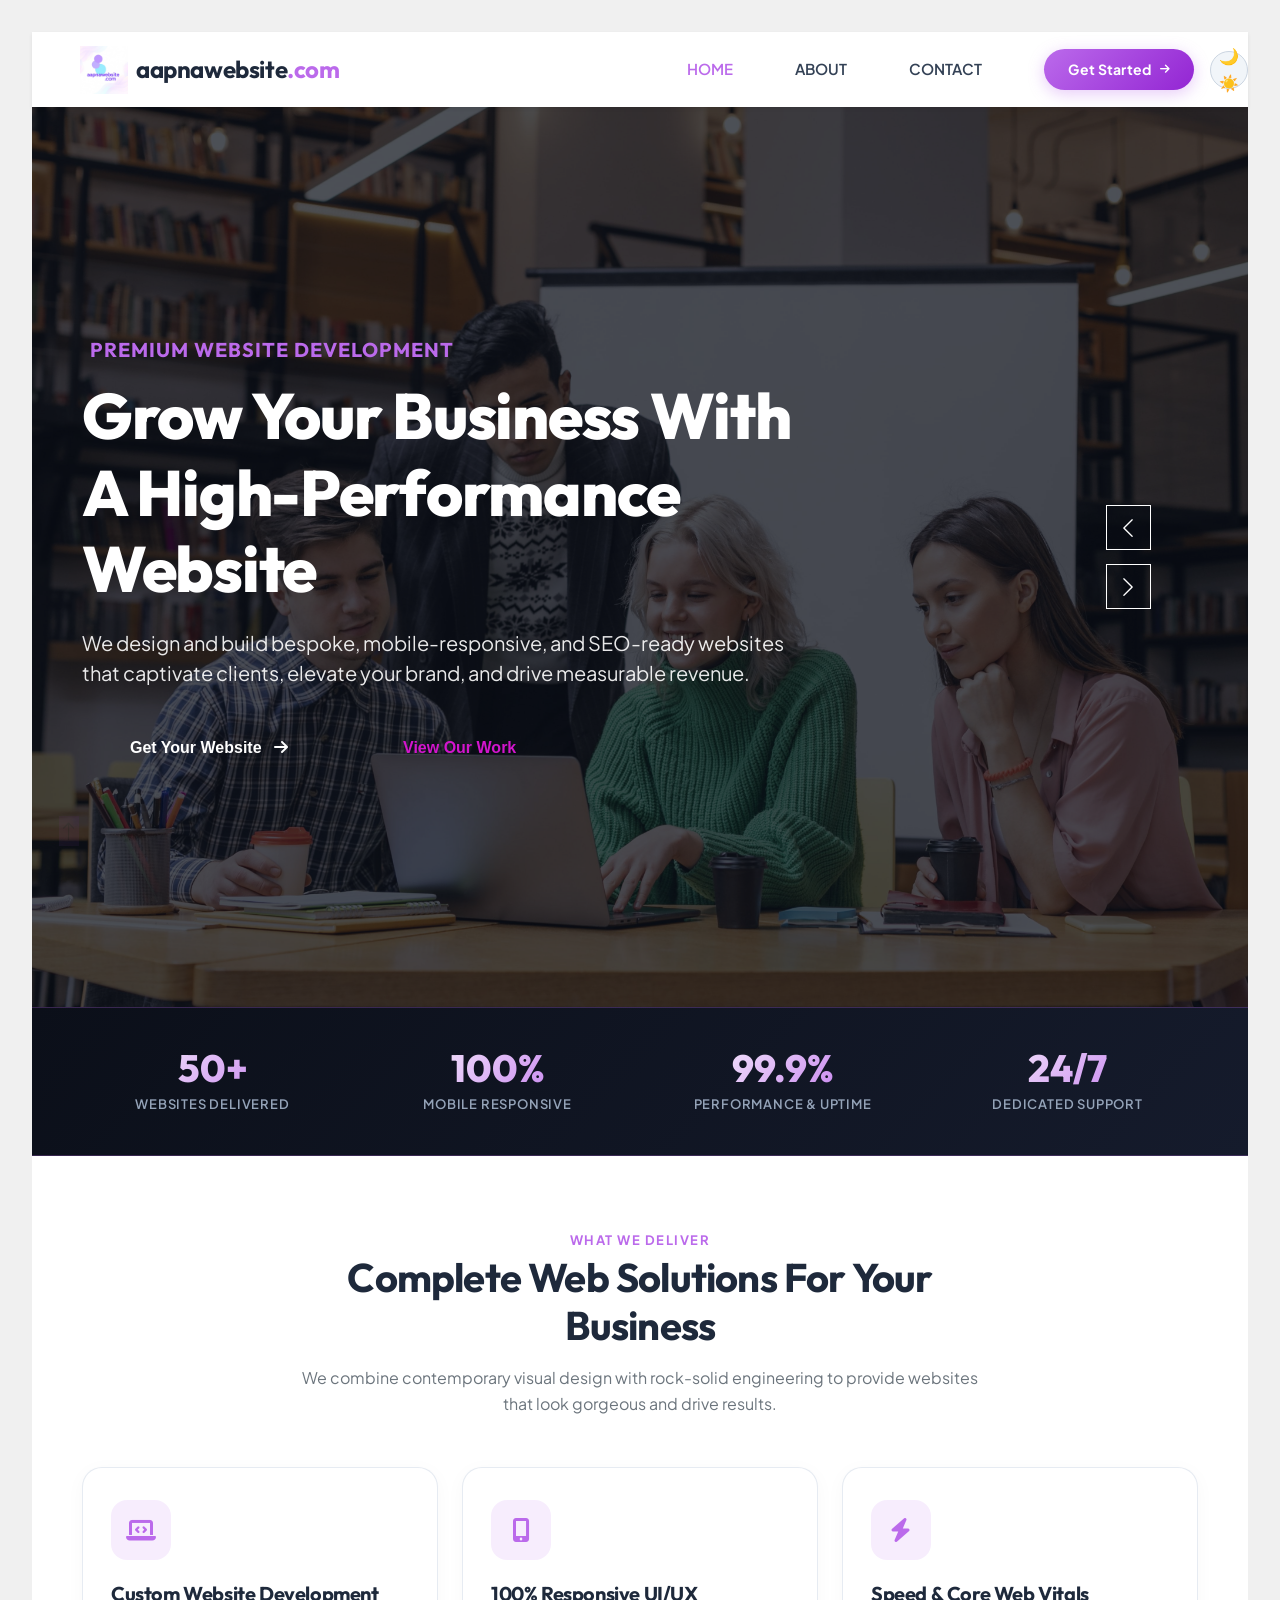
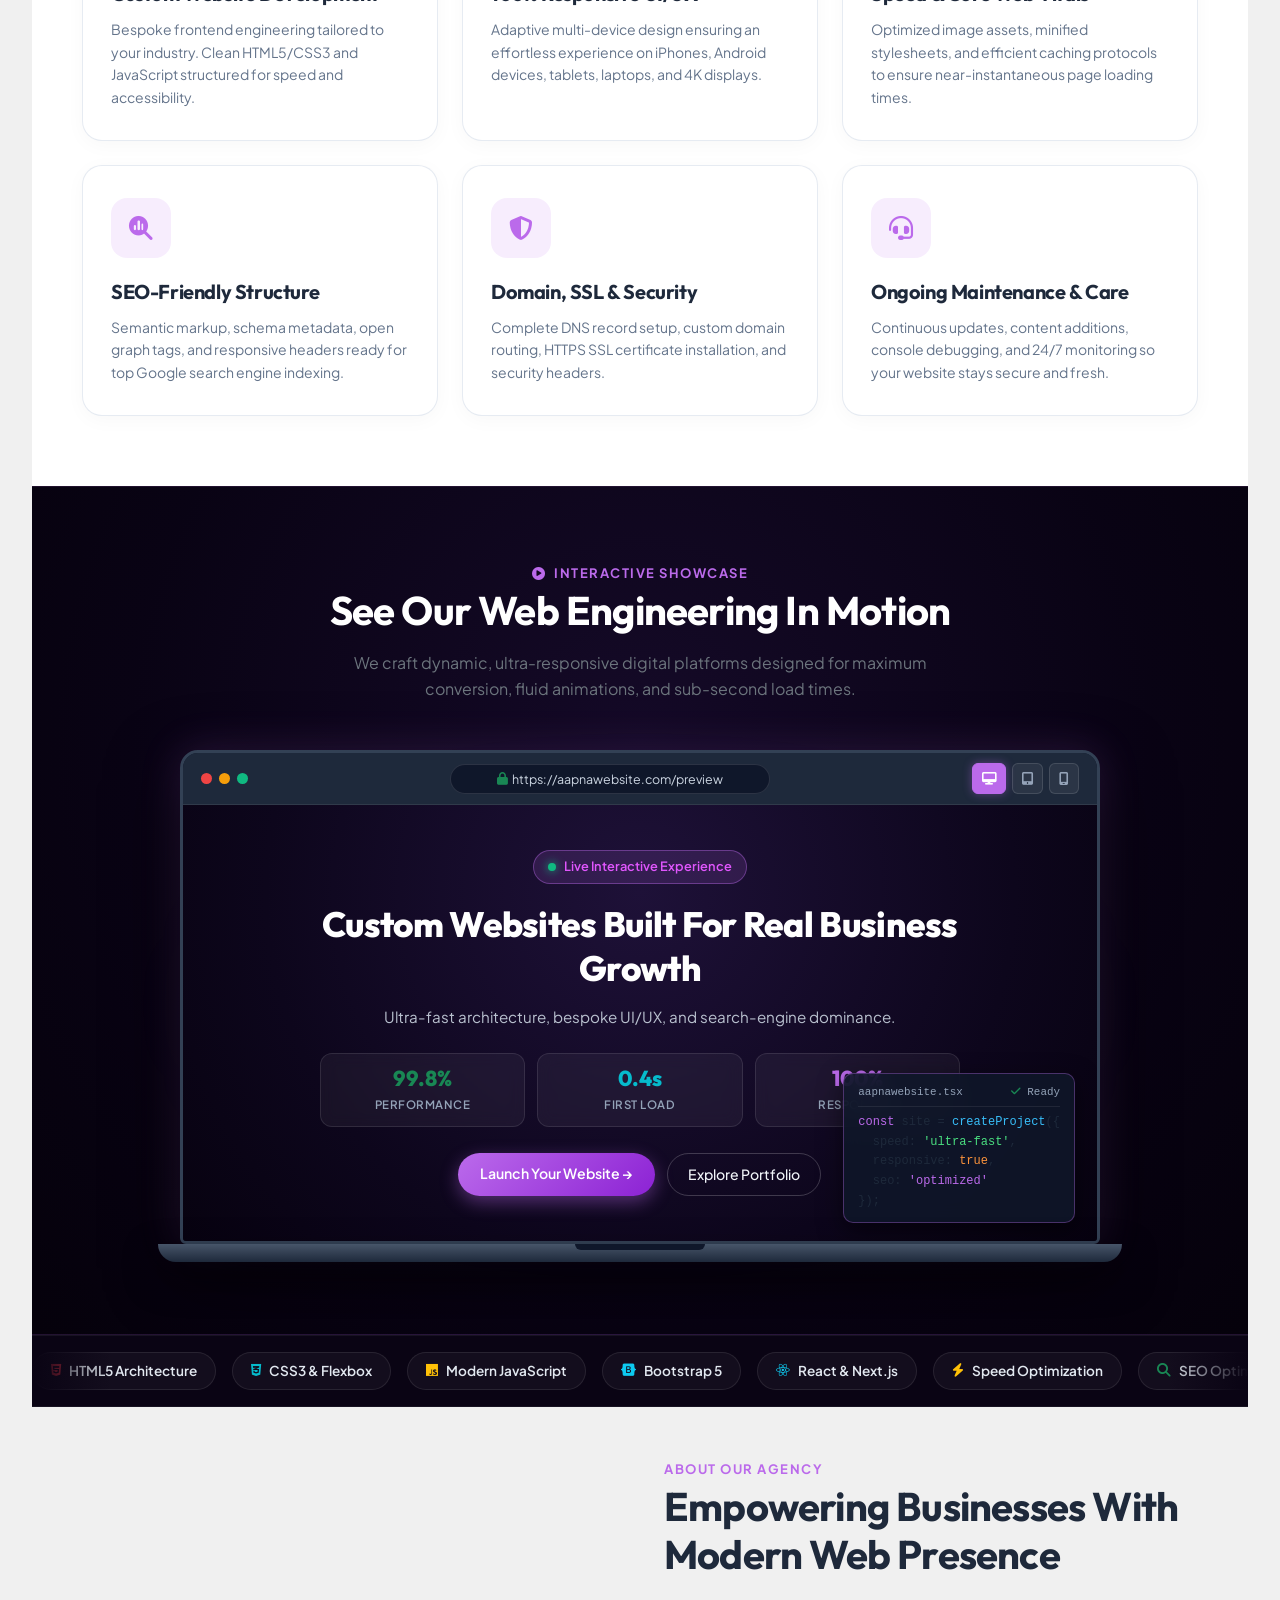
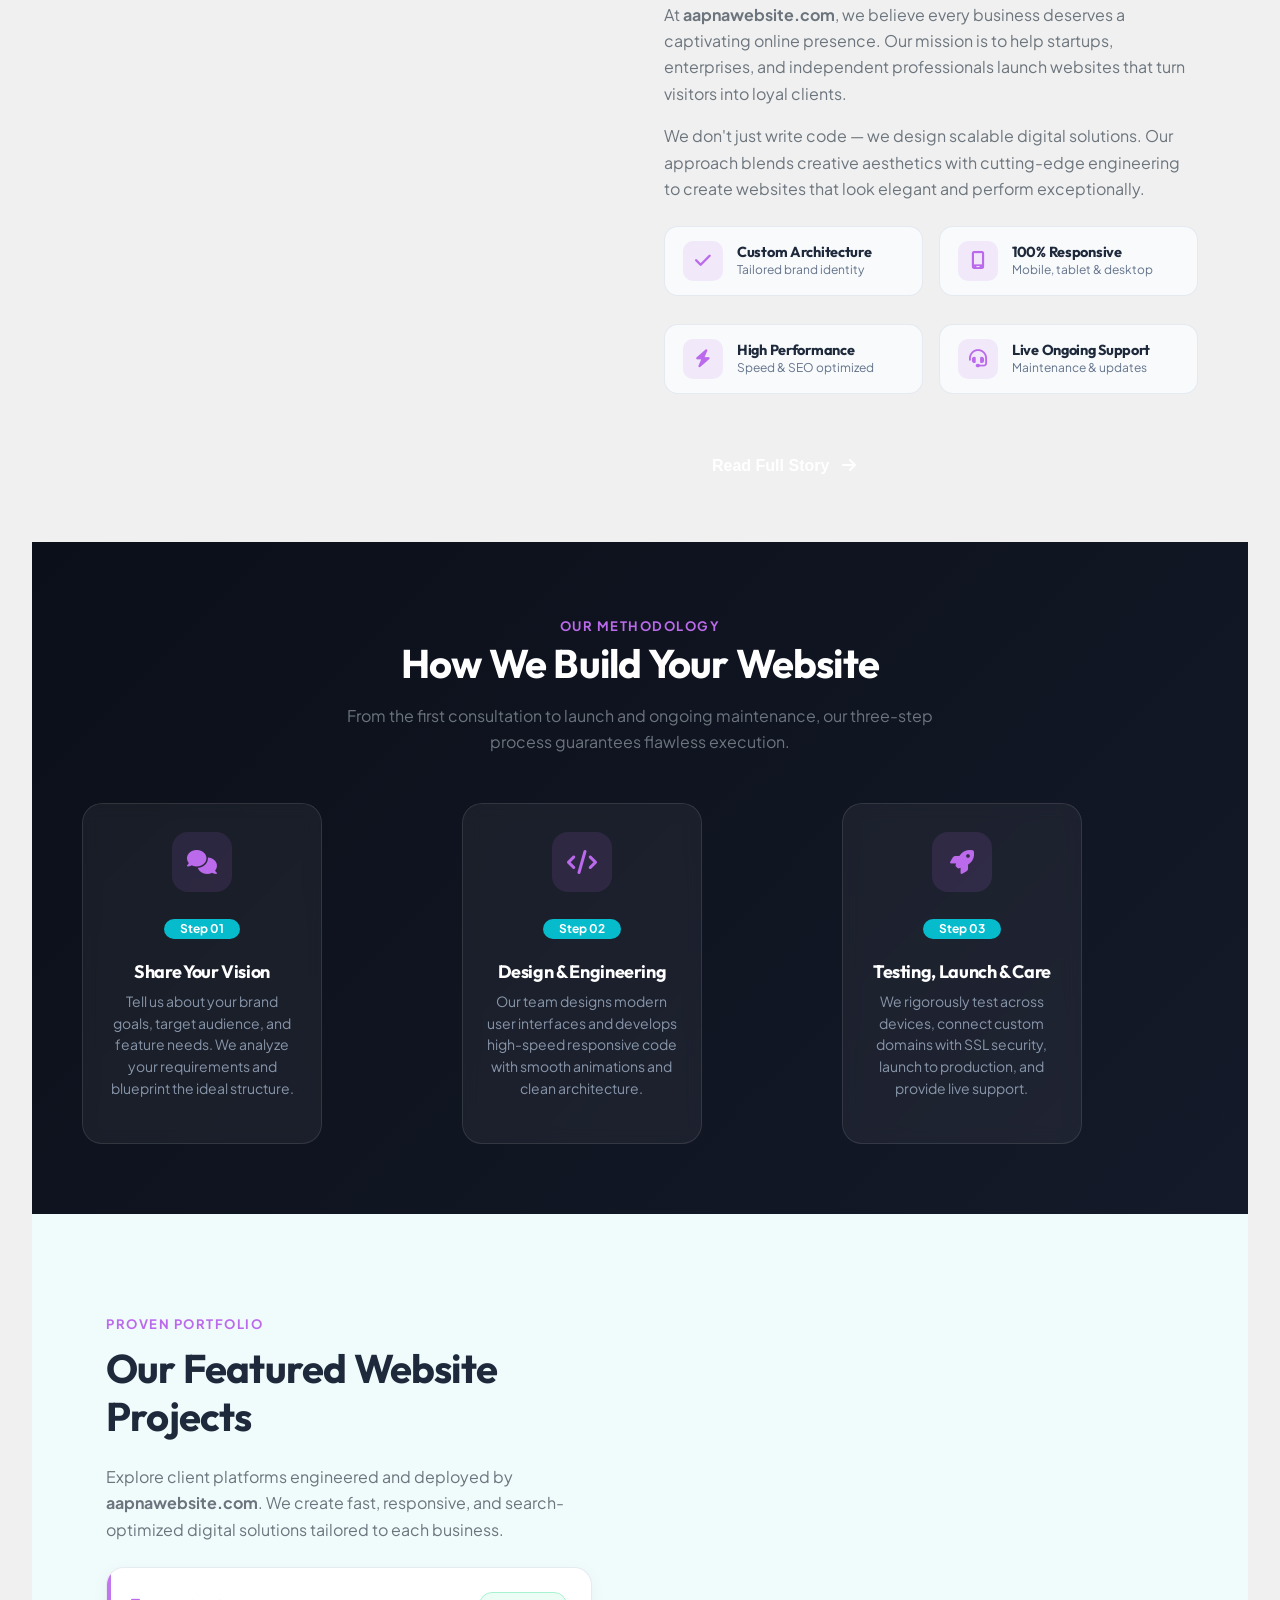
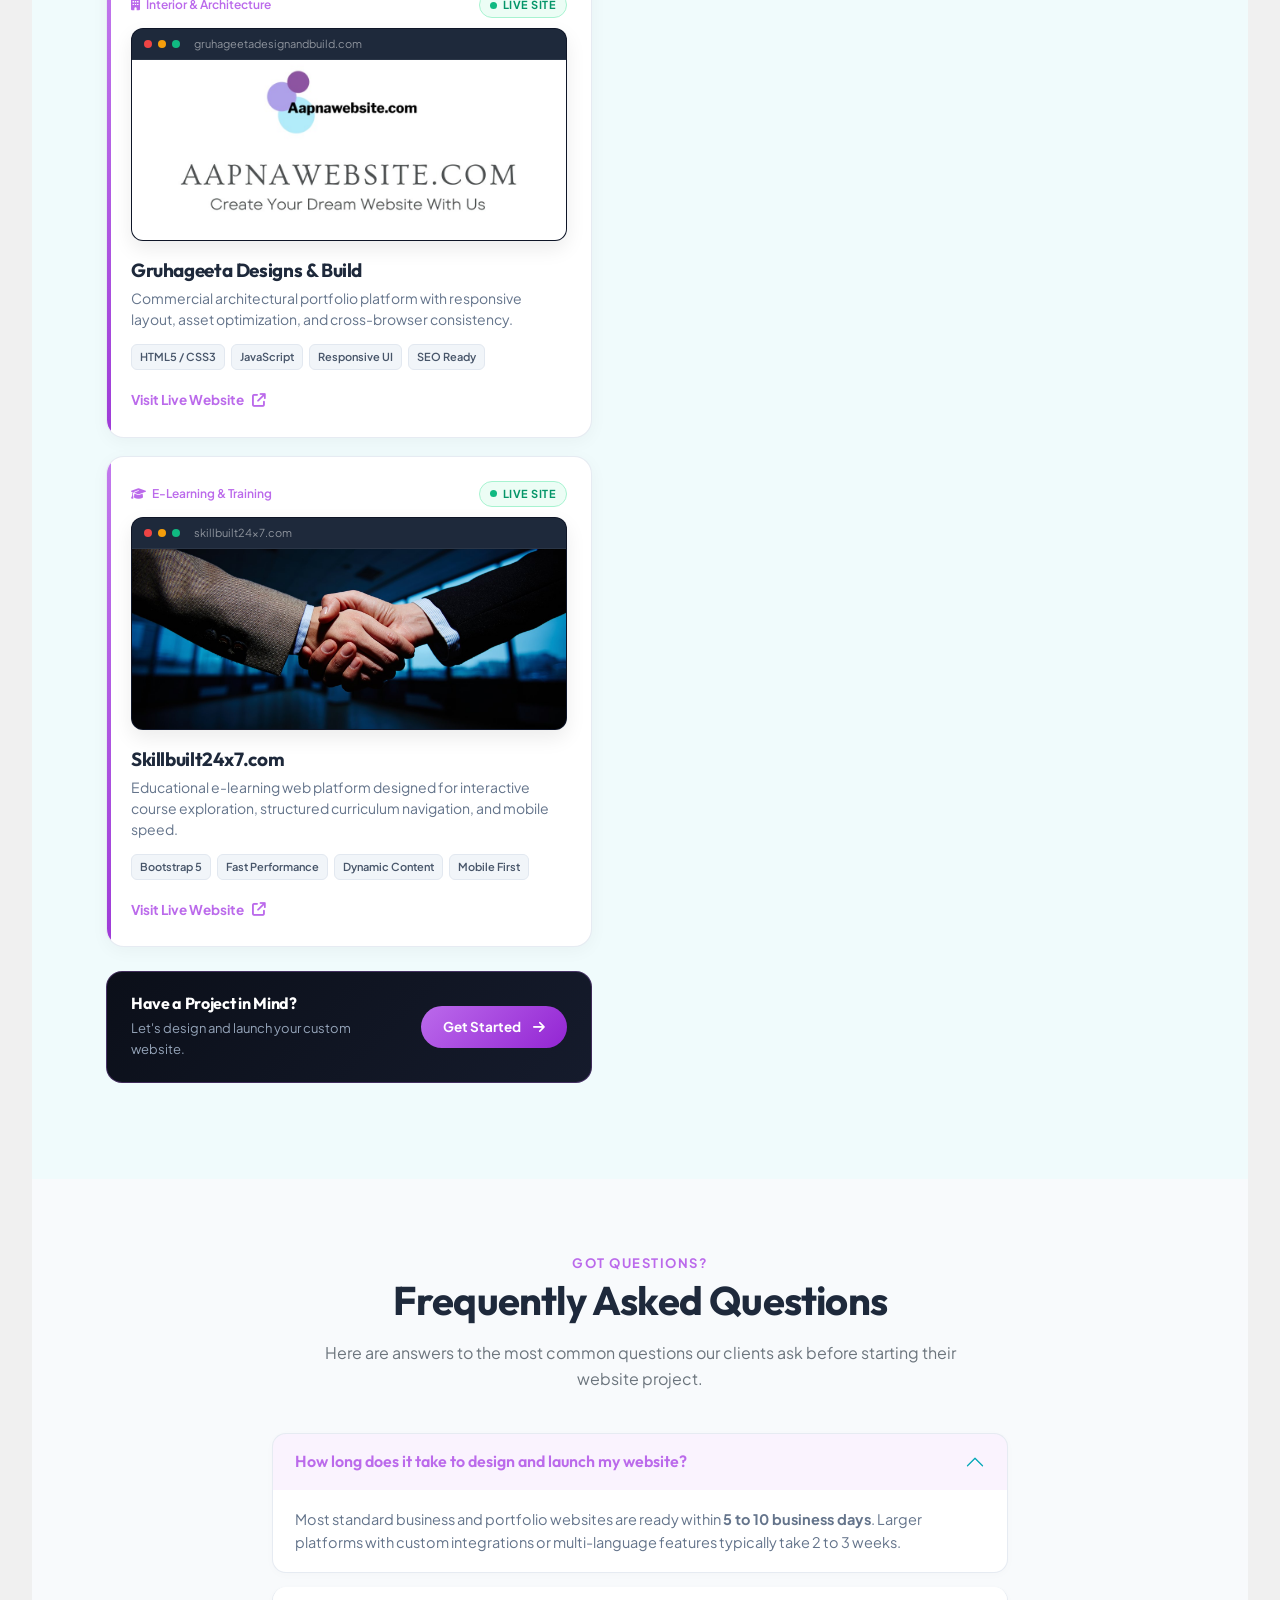
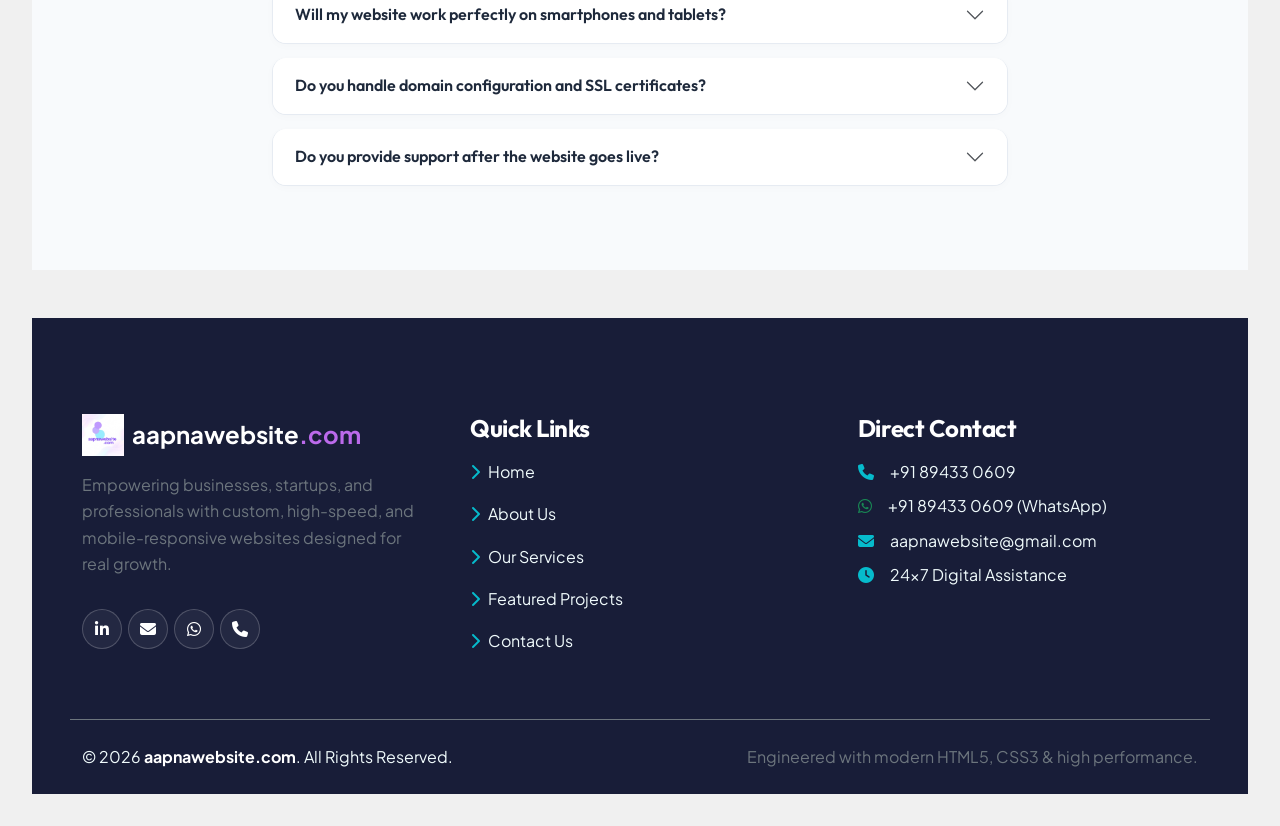
<file: index.html>
<!DOCTYPE html>
<html lang="en">

<head>
    <meta charset="utf-8">
    <meta name="google-translate-customization" content="9f841e7780177523-3214ceb76f765f38-gc38c6fe6f9d06436-c">
    <title>aapnawebsite.com | Premium Web Design & Development Solutions</title>
    <meta content="width=device-width, initial-scale=1.0" name="viewport">
    <meta content="website design, web development, responsive design, custom business website, SEO, ecommerce, aapnawebsite" name="keywords">
    <meta content="aapnawebsite.com creates modern, high-performance, and responsive websites for businesses, startups, and individuals to scale their online presence." name="description">

    <!-- Security Metadata & Privacy Hardening -->
    <meta name="referrer" content="strict-origin-when-cross-origin">
    <meta http-equiv="X-Content-Type-Options" content="nosniff">
    <meta http-equiv="Permissions-Policy" content="camera=(), microphone=(), geolocation=()">


    <!-- Favicon -->
    <link rel="icon" type="image/png" href="img/logo.png">

    <!-- Google Web Fonts -->
    <link rel="preconnect" href="https://fonts.googleapis.com">
    <link rel="preconnect" href="https://fonts.gstatic.com" crossorigin>
    <link href="https://fonts.googleapis.com/css2?family=Outfit:wght@400;500;600;700;800&family=Plus+Jakarta+Sans:wght@400;500;600;700;800&display=swap" rel="stylesheet">

    <!-- Icon Font Stylesheet -->
    <link href="https://cdnjs.cloudflare.com/ajax/libs/font-awesome/6.5.1/css/all.min.css" rel="stylesheet">
    <link href="https://cdn.jsdelivr.net/npm/bootstrap-icons@1.4.1/font/bootstrap-icons.css" rel="stylesheet">

    <!-- Libraries Stylesheet -->
    <link href="lib/animate/animate.min.css" rel="stylesheet">
    <link href="lib/owlcarousel/assets/owl.carousel.min.css" rel="stylesheet">

    <!-- Customized Bootstrap Stylesheet -->
    <link href="css/bootstrap.min.css" rel="stylesheet">
    <!-- Template Stylesheet -->
    <link href="css/style.css" rel="stylesheet">
</head>

<body>
        <!-- Starting Page / Cinematic Intro Splash Start -->
    <div id="intro-splash" class="intro-splash-screen" role="dialog" aria-label="Welcome to aapnawebsite.com">
        <div class="intro-glow-orb-1"></div>
        <div class="intro-glow-orb-2"></div>
        <div class="intro-content-wrap">
            <div class="intro-logo-shell">
                <img src="img/logo.png" alt="aapnawebsite logo">
            </div>
            <h1 class="intro-brand-title">
                <span>aapnawebsite</span><span class="brand-dot-ext">.com</span>
            </h1>
            <p class="intro-brand-tagline">Crafting High-Performance Digital Experiences</p>
            <div class="intro-progress-container">
                <div class="intro-progress-fill"></div>
            </div>
            <span class="intro-status-text">Loading Experience...</span>
            <button type="button" class="intro-skip-btn" id="intro-skip-btn">Enter Website &rarr;</button>
        </div>
    </div>
    <!-- Starting Page / Cinematic Intro Splash End -->
    <!-- Navbar Start -->
    <nav class="navbar navbar-expand-lg bg-white navbar-light shadow-sm sticky-top p-0">
        <a href="index.html" class="navbar-brand d-flex align-items-center px-4 px-lg-5">
            <img src="img/logo.png" alt="aapnawebsite logo" height="48" class="me-2">
            <span class="m-0 fw-bold" style="font-size: 24px; color: #1e293b;">aapnawebsite<span style="color: #bb6aeb;">.com</span></span>
        </a>
        <button type="button" class="navbar-toggler me-4" data-bs-toggle="collapse" data-bs-target="#navbarCollapse" style="border: none;">
            <span class="navbar-toggler-icon"></span>
        </button>
        <div class="collapse navbar-collapse" id="navbarCollapse">
            <div class="navbar-nav ms-auto p-4 p-lg-0 align-items-lg-center">
                <a href="index.html" class="nav-item nav-link active">Home</a>
                <a href="about.html" class="nav-item nav-link ">About</a>
                <a href="contact.html" class="nav-item nav-link ">Contact</a>
                <a href="contact.html" class="btn-premium-cta ms-lg-3 my-2 my-lg-0">
                    <span>Get Started</span>
                    <i class="fa fa-arrow-right" style="font-size: 11px;"></i>
                </a>
                <div class="nav-item d-flex align-items-center ms-lg-3">
                    <div id="google_translate_element"></div>
                    <button id="theme-toggle" title="Toggle Theme" aria-label="Toggle Theme">🌙☀️</button>
                </div>
            </div>
        </div>
    </nav>
    <!-- Navbar End -->
        <!-- Carousel Start -->
    <div class="container-fluid p-0 mb-0 py-0">
        <div class="owl-carousel header-carousel position-relative">
            <div class="owl-carousel-item position-relative">
                <img class="img-fluid" src="img/carousel-1.jpg" alt="Modern Web Design">
                <div class="position-absolute top-0 start-0 w-100 h-100 d-flex align-items-center" style="background: rgba(11, 15, 25, 0.72);">
                    <div class="container">
                        <div class="row justify-content-start">
                            <div class="col-sm-10 col-lg-8">
                                <h5 class="text-uppercase mb-3 animated slideInDown" style="color: #bb6aeb; font-weight: 700; letter-spacing: 1px;">
                                    <i class="fa fa-sparkles me-2" style="color: #bb6aeb;"></i>Premium Website Development
                                </h5>
                                <h1 class="display-3 text-white animated slideInDown" style="font-weight: 800;">
                                    Grow Your Business With A High-Performance Website
                                </h1>
                                <p class="text-white mb-4 pb-2 fs-5" style="opacity: 0.9;">
                                    We design and build bespoke, mobile-responsive, and SEO-ready websites that captivate clients, elevate your brand, and drive measurable revenue.
                                </p>
                                <a href="contact.html" class="btn btn-primary py-md-3 px-md-5 me-3 animated slideInLeft" style="border-radius: 50px;">
                                    Get Your Website <i class="fa fa-arrow-right ms-2"></i>
                                </a>
                                <a href="#featured-projects" class="btn btn-light py-md-3 px-md-5 animated slideInRight" style="border-radius: 50px;">
                                    View Our Work
                                </a>
                            </div>
                        </div>
                    </div>
                </div>
            </div>

            <div class="owl-carousel-item position-relative">
                <img class="img-fluid" src="img/carousel-2.jpg" alt="Interactive Web Experience">
                <div class="position-absolute top-0 start-0 w-100 h-100 d-flex align-items-center" style="background: rgba(11, 15, 25, 0.72);">
                    <div class="container">
                        <div class="row justify-content-start">
                            <div class="col-sm-10 col-lg-8">
                                <h5 class="text-uppercase mb-3 animated slideInDown" style="color: #bb6aeb; font-weight: 700; letter-spacing: 1px;">
                                    <i class="fa fa-rocket me-2" style="color: #bb6aeb;"></i>Tailored Digital Solutions
                                </h5>
                                <h1 class="display-3 text-white animated slideInDown" style="font-weight: 800;">
                                    Turn Your Ideas Into A Stunning Digital Reality
                                </h1>
                                <p class="text-white mb-4 pb-2 fs-5" style="opacity: 0.9;">
                                    From corporate brand platforms to interactive portfolios and e-commerce portals, aapnawebsite.com crafts cutting-edge web experiences.
                                </p>
                                <a href="contact.html" class="btn btn-primary py-md-3 px-md-5 me-3 animated slideInLeft" style="border-radius: 50px;">
                                    Start Your Project <i class="fa fa-arrow-right ms-2"></i>
                                </a>
                                <a href="about.html" class="btn btn-light py-md-3 px-md-5 animated slideInRight" style="border-radius: 50px;">
                                    About Our Agency
                                </a>
                            </div>
                        </div>
                    </div>
                </div>
            </div>
        </div>
    </div>
    <!-- Carousel End -->

    <!-- Stats Strip Start -->
    <section class="stats-strip">
        <div class="container">
            <div class="row g-4 justify-content-center">
                <div class="col-6 col-md-3">
                    <div class="stat-item">
                        <div class="stat-number">50+</div>
                        <div class="stat-label">Websites Delivered</div>
                    </div>
                </div>
                <div class="col-6 col-md-3">
                    <div class="stat-item">
                        <div class="stat-number">100%</div>
                        <div class="stat-label">Mobile Responsive</div>
                    </div>
                </div>
                <div class="col-6 col-md-3">
                    <div class="stat-item">
                        <div class="stat-number">99.9%</div>
                        <div class="stat-label">Performance & Uptime</div>
                    </div>
                </div>
                <div class="col-6 col-md-3">
                    <div class="stat-item">
                        <div class="stat-number">24/7</div>
                        <div class="stat-label">Dedicated Support</div>
                    </div>
                </div>
            </div>
        </div>
    </section>
    <!-- Stats Strip End -->

    <!-- Core Services Grid Start -->
    <section class="modern-services-section" id="services">
        <div class="container">
            <div class="text-center wow fadeInUp" data-wow-delay="0.1s" style="max-width: 700px; margin: 0 auto 50px;">
                <span class="text-uppercase fw-bold" style="color: #bb6aeb; letter-spacing: 1.5px; font-size: 13px;">What We Deliver</span>
                <h2 class="display-6 fw-bold mb-3" style="color: #1e293b;">Complete Web Solutions For Your Business</h2>
                <p class="text-muted">We combine contemporary visual design with rock-solid engineering to provide websites that look gorgeous and drive results.</p>
            </div>

            <div class="row g-4">
                <div class="col-lg-4 col-md-6 wow fadeInUp" data-wow-delay="0.1s">
                    <div class="modern-service-card">
                        <div class="service-icon-box"><i class="fa fa-laptop-code"></i></div>
                        <h4>Custom Website Development</h4>
                        <p>Bespoke frontend engineering tailored to your industry. Clean HTML5/CSS3 and JavaScript structured for speed and accessibility.</p>
                    </div>
                </div>

                <div class="col-lg-4 col-md-6 wow fadeInUp" data-wow-delay="0.2s">
                    <div class="modern-service-card">
                        <div class="service-icon-box"><i class="fa fa-mobile-screen-button"></i></div>
                        <h4>100% Responsive UI/UX</h4>
                        <p>Adaptive multi-device design ensuring an effortless experience on iPhones, Android devices, tablets, laptops, and 4K displays.</p>
                    </div>
                </div>

                <div class="col-lg-4 col-md-6 wow fadeInUp" data-wow-delay="0.3s">
                    <div class="modern-service-card">
                        <div class="service-icon-box"><i class="fa fa-bolt"></i></div>
                        <h4>Speed & Core Web Vitals</h4>
                        <p>Optimized image assets, minified stylesheets, and efficient caching protocols to ensure near-instantaneous page loading times.</p>
                    </div>
                </div>

                <div class="col-lg-4 col-md-6 wow fadeInUp" data-wow-delay="0.4s">
                    <div class="modern-service-card">
                        <div class="service-icon-box"><i class="fa fa-magnifying-glass-chart"></i></div>
                        <h4>SEO-Friendly Structure</h4>
                        <p>Semantic markup, schema metadata, open graph tags, and responsive headers ready for top Google search engine indexing.</p>
                    </div>
                </div>

                <div class="col-lg-4 col-md-6 wow fadeInUp" data-wow-delay="0.5s">
                    <div class="modern-service-card">
                        <div class="service-icon-box"><i class="fa fa-shield-halved"></i></div>
                        <h4>Domain, SSL & Security</h4>
                        <p>Complete DNS record setup, custom domain routing, HTTPS SSL certificate installation, and security headers.</p>
                    </div>
                </div>

                <div class="col-lg-4 col-md-6 wow fadeInUp" data-wow-delay="0.6s">
                    <div class="modern-service-card">
                        <div class="service-icon-box"><i class="fa fa-headset"></i></div>
                        <h4>Ongoing Maintenance & Care</h4>
                        <p>Continuous updates, content additions, console debugging, and 24/7 monitoring so your website stays secure and fresh.</p>
                    </div>
                </div>
            </div>
        </div>
    </section>
    <!-- Core Services Grid End -->

    <!-- Interactive Device Showcase & Live Experience Demo Start -->
    <section class="device-showcase-section py-5">
        <div class="container py-4">
            <div class="text-center mb-5 wow fadeInUp" data-wow-delay="0.1s">
                <span class="text-uppercase fw-bold" style="color: #bb6aeb; letter-spacing: 1.5px; font-size: 13px;">
                    <i class="fa fa-play-circle me-1"></i> Interactive Showcase
                </span>
                <h2 class="display-6 fw-bold text-white mb-3">See Our Web Engineering In Motion</h2>
                <p class="text-muted mx-auto" style="max-width: 650px;">
                    We craft dynamic, ultra-responsive digital platforms designed for maximum conversion, fluid animations, and sub-second load times.
                </p>
            </div>

            <!-- Laptop Device Mockup -->
            <div class="row justify-content-center wow fadeInUp" data-wow-delay="0.2s">
                <div class="col-lg-10">
                    <div class="laptop-mockup-wrapper">
                        <!-- Ambient Glow -->
                        <div class="laptop-ambient-glow"></div>
                        
                        <!-- Laptop Display Frame -->
                        <div class="laptop-screen-frame">
                            <!-- Browser Chrome Bar -->
                            <div class="laptop-browser-bar">
                                <div class="browser-dots">
                                    <span class="dot dot-red"></span>
                                    <span class="dot dot-yellow"></span>
                                    <span class="dot dot-green"></span>
                                </div>
                                <div class="browser-address-pill">
                                    <i class="fa fa-lock text-success me-1"></i>
                                    <span>https://aapnawebsite.com/preview</span>
                                </div>
                                <div class="device-switch-tabs">
                                    <button type="button" class="device-tab active" data-view="desktop" title="Desktop View"><i class="fa fa-desktop"></i></button>
                                    <button type="button" class="device-tab" data-view="tablet" title="Tablet View"><i class="fa fa-tablet-screen-button"></i></button>
                                    <button type="button" class="device-tab" data-view="mobile" title="Mobile View"><i class="fa fa-mobile-screen"></i></button>
                                </div>
                            </div>

                            <!-- Mockup Screen Content / Interactive Visual Canvas -->
                            <div class="laptop-screen-content" id="laptop-screen-view">
                                <div class="mockup-hero-preview">
                                    <div class="mockup-badge">
                                        <span class="pulse-indicator"></span> Live Interactive Experience
                                    </div>
                                    <h3 class="mockup-title">Custom Websites Built For Real Business Growth</h3>
                                    <p class="mockup-subtitle">Ultra-fast architecture, bespoke UI/UX, and search-engine dominance.</p>
                                    
                                    <div class="mockup-stats-cards">
                                        <div class="mockup-stat-card">
                                            <div class="stat-value text-success">99.8%</div>
                                            <div class="stat-label">Performance</div>
                                        </div>
                                        <div class="mockup-stat-card">
                                            <div class="stat-value text-primary">0.4s</div>
                                            <div class="stat-label">First Load</div>
                                        </div>
                                        <div class="mockup-stat-card">
                                            <div class="stat-value" style="color: #bb6aeb;">100%</div>
                                            <div class="stat-label">Responsive</div>
                                        </div>
                                    </div>

                                    <div class="mockup-cta-row">
                                        <a href="contact.html" class="mockup-btn-primary">Launch Your Website &rarr;</a>
                                        <a href="#featured-projects" class="mockup-btn-outline">Explore Portfolio</a>
                                    </div>
                                </div>

                                <!-- Floating Code Widget -->
                                <div class="mockup-code-floating">
                                    <div class="code-header">
                                        <span class="code-lang">aapnawebsite.tsx</span>
                                        <span class="code-status"><i class="fa fa-check text-success"></i> Ready</span>
                                    </div>
                                    <div class="code-body">
                                        <div><span class="c-purple">const</span> site = <span class="c-blue">createProject</span>({</div>
                                        <div>&nbsp;&nbsp;speed: <span class="c-green">'ultra-fast'</span>,</div>
                                        <div>&nbsp;&nbsp;responsive: <span class="c-orange">true</span>,</div>
                                        <div>&nbsp;&nbsp;seo: <span class="c-purple">'optimized'</span></div>
                                        <div>});</div>
                                    </div>
                                </div>
                            </div>
                        </div>

                        <!-- Laptop Base & Keyboard Stand -->
                        <div class="laptop-base">
                            <div class="laptop-notch"></div>
                        </div>
                    </div>
                </div>
            </div>
        </div>
    </section>
    <!-- Interactive Device Showcase & Live Experience Demo End -->

    <!-- Animated Tech Stack Marquee Start -->
    <div class="tech-marquee-wrapper py-3">
        <div class="tech-marquee-track">
            <div class="tech-pill"><i class="fab fa-html5 text-danger me-2"></i>HTML5 Architecture</div>
            <div class="tech-pill"><i class="fab fa-css3-alt text-primary me-2"></i>CSS3 & Flexbox</div>
            <div class="tech-pill"><i class="fab fa-js text-warning me-2"></i>Modern JavaScript</div>
            <div class="tech-pill"><i class="fab fa-bootstrap text-info me-2"></i>Bootstrap 5</div>
            <div class="tech-pill"><i class="fab fa-react text-info me-2"></i>React & Next.js</div>
            <div class="tech-pill"><i class="fa fa-bolt text-warning me-2"></i>Speed Optimization</div>
            <div class="tech-pill"><i class="fa fa-magnifying-glass text-success me-2"></i>SEO Optimization</div>
            <div class="tech-pill"><i class="fa fa-shield-halved text-primary me-2"></i>SSL Hardened</div>
            <div class="tech-pill"><i class="fab fa-wordpress text-primary me-2"></i>WordPress & CMS</div>
            <div class="tech-pill"><i class="fab fa-node-js text-success me-2"></i>API Integrations</div>
            
            <div class="tech-pill"><i class="fab fa-html5 text-danger me-2"></i>HTML5 Architecture</div>
            <div class="tech-pill"><i class="fab fa-css3-alt text-primary me-2"></i>CSS3 & Flexbox</div>
            <div class="tech-pill"><i class="fab fa-js text-warning me-2"></i>Modern JavaScript</div>
            <div class="tech-pill"><i class="fab fa-bootstrap text-info me-2"></i>Bootstrap 5</div>
            <div class="tech-pill"><i class="fab fa-react text-info me-2"></i>React & Next.js</div>
            <div class="tech-pill"><i class="fa fa-bolt text-warning me-2"></i>Speed Optimization</div>
            <div class="tech-pill"><i class="fa fa-magnifying-glass text-success me-2"></i>SEO Optimization</div>
            <div class="tech-pill"><i class="fa fa-shield-halved text-primary me-2"></i>SSL Hardened</div>
            <div class="tech-pill"><i class="fab fa-wordpress text-primary me-2"></i>WordPress & CMS</div>
            <div class="tech-pill"><i class="fab fa-node-js text-success me-2"></i>API Integrations</div>
        </div>
    </div>
    <!-- Animated Tech Stack Marquee End -->


    <!-- About Start -->
    <div class="container-xxl py-5">
        <div class="container">
            <div class="row g-5 align-items-center">
                <div class="col-lg-6 wow fadeInUp" data-wow-delay="0.1s" style="min-height: 420px;">
                    <div class="position-relative h-100 rounded-4 overflow-hidden shadow-lg image-badge-container">
                        <img class="img-fluid position-absolute w-100 h-100" src="img/photo 1.png" alt="About aapnawebsite.com" style="object-fit: cover;">
                        <!-- Floating Glassmorphic Badges -->
                        <div class="floating-glass-badge badge-top-right">
                            <div class="badge-icon-wrap bg-success text-white">
                                <i class="fa fa-bolt"></i>
                            </div>
                            <div class="badge-text-wrap">
                                <div class="badge-val">99.8%</div>
                                <div class="badge-sub">Speed Score</div>
                            </div>
                        </div>
                        <div class="floating-glass-badge badge-bottom-left">
                            <div class="badge-icon-wrap" style="background: #bb6aeb; color: #fff;">
                                <i class="fa fa-shield-halved"></i>
                            </div>
                            <div class="badge-text-wrap">
                                <div class="badge-val">100% Safe</div>
                                <div class="badge-sub">SSL Protected</div>
                            </div>
                        </div>
                    </div>
                </div>
                <div class="col-lg-6 wow fadeInUp" data-wow-delay="0.3s">
                    <span class="text-uppercase fw-bold" style="color: #bb6aeb; letter-spacing: 1.5px; font-size: 13px;">About Our Agency</span>
                    <h2 class="display-6 fw-bold mb-4" style="color: #1e293b;">Empowering Businesses With Modern Web Presence</h2>
                    <p class="mb-3 text-muted">
                        At <strong>aapnawebsite.com</strong>, we believe every business deserves a captivating online presence. Our mission is to help startups, enterprises, and independent professionals launch websites that turn visitors into loyal clients.
                    </p>
                    <p class="mb-4 text-muted">
                        We don't just write code — we design scalable digital solutions. Our approach blends creative aesthetics with cutting-edge engineering to create websites that look elegant and perform exceptionally.
                    </p>

                    <!-- Feature Badges Grid -->
                    <div class="row g-3 mb-4">
                        <div class="col-sm-6">
                            <div class="feature-badge-item">
                                <div class="feature-badge-icon"><i class="fa fa-check"></i></div>
                                <div class="feature-badge-text">
                                    <h6>Custom Architecture</h6>
                                    <p>Tailored brand identity</p>
                                </div>
                            </div>
                        </div>
                        <div class="col-sm-6">
                            <div class="feature-badge-item">
                                <div class="feature-badge-icon"><i class="fa fa-mobile-screen"></i></div>
                                <div class="feature-badge-text">
                                    <h6>100% Responsive</h6>
                                    <p>Mobile, tablet & desktop</p>
                                </div>
                            </div>
                        </div>
                        <div class="col-sm-6">
                            <div class="feature-badge-item">
                                <div class="feature-badge-icon"><i class="fa fa-bolt"></i></div>
                                <div class="feature-badge-text">
                                    <h6>High Performance</h6>
                                    <p>Speed & SEO optimized</p>
                                </div>
                            </div>
                        </div>
                        <div class="col-sm-6">
                            <div class="feature-badge-item">
                                <div class="feature-badge-icon"><i class="fa fa-headset"></i></div>
                                <div class="feature-badge-text">
                                    <h6>Live Ongoing Support</h6>
                                    <p>Maintenance & updates</p>
                                </div>
                            </div>
                        </div>
                    </div>

                    <a class="btn btn-primary py-3 px-5 mt-2" href="about.html" style="border-radius: 50px;">
                        Read Full Story <i class="fa fa-arrow-right ms-2"></i>
                    </a>
                </div>
            </div>
        </div>
    </div>
    <!-- About End -->

    <!-- Working Process Start -->
    <section class="working-process-section">
        <div class="container">
            <div class="text-center mb-5">
                <span class="text-uppercase fw-bold" style="color: #bb6aeb; letter-spacing: 1.5px; font-size: 13px;">Our Methodology</span>
                <h2 class="display-6 fw-bold text-white mb-3">How We Build Your Website</h2>
                <p class="text-muted mx-auto" style="max-width: 650px;">From the first consultation to launch and ongoing maintenance, our three-step process guarantees flawless execution.</p>
            </div>

            <div class="row g-4">
                <div class="col-lg-4 col-md-6 wow fadeInUp" data-wow-delay="0.1s">
                    <div class="step-box h-100">
                        <div class="service-icon-box mx-auto"><i class="fa fa-comments"></i></div>
                        <span class="badge bg-primary text-white rounded-pill px-3 py-1 mb-2">Step 01</span>
                        <h3 class="step-title">Share Your Vision</h3>
                        <p class="step-description">Tell us about your brand goals, target audience, and feature needs. We analyze your requirements and blueprint the ideal structure.</p>
                    </div>
                </div>

                <div class="col-lg-4 col-md-6 wow fadeInUp" data-wow-delay="0.2s">
                    <div class="step-box h-100">
                        <div class="service-icon-box mx-auto"><i class="fa fa-code"></i></div>
                        <span class="badge bg-primary text-white rounded-pill px-3 py-1 mb-2">Step 02</span>
                        <h3 class="step-title">Design & Engineering</h3>
                        <p class="step-description">Our team designs modern user interfaces and develops high-speed responsive code with smooth animations and clean architecture.</p>
                    </div>
                </div>

                <div class="col-lg-4 col-md-6 wow fadeInUp" data-wow-delay="0.3s">
                    <div class="step-box h-100">
                        <div class="service-icon-box mx-auto"><i class="fa fa-rocket"></i></div>
                        <span class="badge bg-primary text-white rounded-pill px-3 py-1 mb-2">Step 03</span>
                        <h3 class="step-title">Testing, Launch & Care</h3>
                        <p class="step-description">We rigorously test across devices, connect custom domains with SSL security, launch to production, and provide live support.</p>
                    </div>
                </div>
            </div>
        </div>
    </section>
    <!-- Working Process End -->

    <!-- Featured Projects Start -->
    <div class="container-xxl py-5 pt-5 bg-light" id="featured-projects">
        <div class="container">
            <div class="row g-5 align-items-center">
                <div class="col-lg-6 p-4 p-md-5 wow fadeInUp" data-wow-delay="0.3s">
                    <span class="text-uppercase fw-bold text-primary mb-2 d-inline-block" style="color: #bb6aeb !important; letter-spacing: 1.5px; font-size: 13px;">Proven Portfolio</span>
                    <h2 class="display-6 fw-bold mb-4" style="color: #1e293b;">Our Featured Website Projects</h2>
                    <p class="mb-4 text-muted">
                        Explore client platforms engineered and deployed by <strong>aapnawebsite.com</strong>. We create fast, responsive, and search-optimized digital solutions tailored to each business.
                    </p>

                    <div class="projects-showcase-wrapper">
                        <!-- Project 1: Gruhageeta -->
                        <div class="premium-project-card">
                            <div class="project-card-header">
                                <span class="project-category-tag"><i class="fa fa-building me-1"></i> Interior & Architecture</span>
                                <span class="project-status-pill"><span class="project-status-dot"></span> Live Site</span>
                            </div>
                            <div class="project-card-thumb-wrap">
                                <div class="project-thumb-browser-bar">
                                    <span class="p-dot" style="background: #ef4444;"></span>
                                    <span class="p-dot" style="background: #f59e0b;"></span>
                                    <span class="p-dot" style="background: #10b981;"></span>
                                    <span class="text-white-50 ms-2" style="font-size: 11px;">gruhageetadesignandbuild.com</span>
                                </div>
                                <img src="img/card.jpeg" alt="Gruhageeta Designs & Build" class="project-thumb-img">
                            </div>
                            <h4 class="project-card-title">Gruhageeta Designs & Build</h4>
                            <p class="project-card-desc">Commercial architectural portfolio platform with responsive layout, asset optimization, and cross-browser consistency.</p>
                            <div class="project-tech-tags">
                                <span class="project-tech-tag">HTML5 / CSS3</span>
                                <span class="project-tech-tag">JavaScript</span>
                                <span class="project-tech-tag">Responsive UI</span>
                                <span class="project-tech-tag">SEO Ready</span>
                            </div>
                            <a href="https://gruhageetadesignandbuild.com" target="_blank" rel="noopener noreferrer" class="project-card-link-btn">
                                Visit Live Website <i class="fa fa-arrow-up-right-from-square"></i>
                            </a>
                        </div>

                        <!-- Project 2: Skillbuilt24x7 -->
                        <div class="premium-project-card">
                            <div class="project-card-header">
                                <span class="project-category-tag"><i class="fa fa-graduation-cap me-1"></i> E-Learning & Training</span>
                                <span class="project-status-pill"><span class="project-status-dot"></span> Live Site</span>
                            </div>
                            <div class="project-card-thumb-wrap">
                                <div class="project-thumb-browser-bar">
                                    <span class="p-dot" style="background: #ef4444;"></span>
                                    <span class="p-dot" style="background: #f59e0b;"></span>
                                    <span class="p-dot" style="background: #10b981;"></span>
                                    <span class="text-white-50 ms-2" style="font-size: 11px;">skillbuilt24x7.com</span>
                                </div>
                                <img src="img/ready.jpg" alt="Skillbuilt24x7 Education Platform" class="project-thumb-img">
                            </div>
                            <h4 class="project-card-title">Skillbuilt24x7.com</h4>
                            <p class="project-card-desc">Educational e-learning web platform designed for interactive course exploration, structured curriculum navigation, and mobile speed.</p>
                            <div class="project-tech-tags">
                                <span class="project-tech-tag">Bootstrap 5</span>
                                <span class="project-tech-tag">Fast Performance</span>
                                <span class="project-tech-tag">Dynamic Content</span>
                                <span class="project-tech-tag">Mobile First</span>
                            </div>
                            <a href="https://skillbuilt24x7.com/" target="_blank" rel="noopener noreferrer" class="project-card-link-btn">
                                Visit Live Website <i class="fa fa-arrow-up-right-from-square"></i>
                            </a>
                        </div>
                    </div>

                    <!-- Call to Action Banner -->
                    <div class="project-cta-banner">
                        <div class="project-cta-text">
                            <h5>Have a Project in Mind?</h5>
                            <p>Let's design and launch your custom website.</p>
                        </div>
                        <a href="contact.html" class="project-cta-btn">
                            Get Started <i class="fa fa-arrow-right ms-1"></i>
                        </a>
                    </div>
                </div>

                <div class="col-lg-6 wow fadeInUp" data-wow-delay="0.1s" style="min-height: 450px;">
                    <div class="position-relative h-100 rounded-4 overflow-hidden shadow-lg">
                        <img class="img-fluid position-absolute w-100 h-100" src="img/banner-1.jpg" alt="Our Previous Website Projects" style="object-fit: cover;">
                    </div>
                </div>
            </div>
        </div>
    </div>
    <!-- Featured Projects End -->

    <!-- FAQ Section Start -->
    <section class="faq-section">
        <div class="container">
            <div class="text-center wow fadeInUp" data-wow-delay="0.1s" style="max-width: 650px; margin: 0 auto 40px;">
                <span class="text-uppercase fw-bold" style="color: #bb6aeb; letter-spacing: 1.5px; font-size: 13px;">Got Questions?</span>
                <h2 class="display-6 fw-bold mb-3" style="color: #1e293b;">Frequently Asked Questions</h2>
                <p class="text-muted">Here are answers to the most common questions our clients ask before starting their website project.</p>
            </div>

            <div class="row justify-content-center">
                <div class="col-lg-8">
                    <div class="accordion" id="faqAccordion">
                        <div class="accordion-item">
                            <h2 class="accordion-header" id="headingOne">
                                <button class="accordion-button" type="button" data-bs-toggle="collapse" data-bs-target="#collapseOne" aria-expanded="true" aria-controls="collapseOne">
                                    How long does it take to design and launch my website?
                                </button>
                            </h2>
                            <div id="collapseOne" class="accordion-collapse collapse show" aria-labelledby="headingOne" data-bs-parent="#faqAccordion">
                                <div class="accordion-body">
                                    Most standard business and portfolio websites are ready within <strong>5 to 10 business days</strong>. Larger platforms with custom integrations or multi-language features typically take 2 to 3 weeks.
                                </div>
                            </div>
                        </div>

                        <div class="accordion-item">
                            <h2 class="accordion-header" id="headingTwo">
                                <button class="accordion-button collapsed" type="button" data-bs-toggle="collapse" data-bs-target="#collapseTwo" aria-expanded="false" aria-controls="collapseTwo">
                                    Will my website work perfectly on smartphones and tablets?
                                </button>
                            </h2>
                            <div id="collapseTwo" class="accordion-collapse collapse" aria-labelledby="headingTwo" data-bs-parent="#faqAccordion">
                                <div class="accordion-body">
                                    Yes! Every website we engineer is <strong>100% mobile-first and responsive</strong>. It dynamically adjusts to screen sizes across iPhones, Android devices, tablets, laptops, and wide monitors.
                                </div>
                            </div>
                        </div>

                        <div class="accordion-item">
                            <h2 class="accordion-header" id="headingThree">
                                <button class="accordion-button collapsed" type="button" data-bs-toggle="collapse" data-bs-target="#collapseThree" aria-expanded="false" aria-controls="collapseThree">
                                    Do you handle domain configuration and SSL certificates?
                                </button>
                            </h2>
                            <div id="collapseThree" class="accordion-collapse collapse" aria-labelledby="headingThree" data-bs-parent="#faqAccordion">
                                <div class="accordion-body">
                                    Yes, we provide end-to-end DNS configuration, connect your custom domain (like <em>yourbusiness.com</em>), and configure free SSL encryption so your visitors always see the secure padlock icon.
                                </div>
                            </div>
                        </div>

                        <div class="accordion-item">
                            <h2 class="accordion-header" id="headingFour">
                                <button class="accordion-button collapsed" type="button" data-bs-toggle="collapse" data-bs-target="#collapseFour" aria-expanded="false" aria-controls="collapseFour">
                                    Do you provide support after the website goes live?
                                </button>
                            </h2>
                            <div id="collapseFour" class="accordion-collapse collapse" aria-labelledby="headingFour" data-bs-parent="#faqAccordion">
                                <div class="accordion-body">
                                    Absolutely. We provide ongoing support, bug fixing, content updates, and performance monitoring so you never have to worry about technical hiccups.
                                </div>
                            </div>
                        </div>
                    </div>
                </div>
            </div>
        </div>
    </section>
    <!-- FAQ Section End -->
    <!-- Footer Start -->
    <div class="container-fluid bg-dark text-light footer pt-5 mt-5 wow fadeIn" data-wow-delay="0.1s">
        <div class="container py-5">
            <div class="row g-5">
                <div class="col-lg-4 col-md-6">
                    <div class="d-flex align-items-center mb-3">
                        <img src="img/logo.png" alt="aapnawebsite.com" height="42" class="me-2">
                        <span class="fw-bold fs-4 text-white">aapnawebsite<span style="color: #bb6aeb;">.com</span></span>
                    </div>
                    <p class="text-muted mb-4">Empowering businesses, startups, and professionals with custom, high-speed, and mobile-responsive websites designed for real growth.</p>
                    <div class="d-flex pt-2">
                        <a class="btn btn-outline-light btn-social" href="https://linkedin.com/in/sanmit-jena-7294b8155" target="_blank" rel="noopener noreferrer" title="LinkedIn"><i class="fab fa-linkedin-in"></i></a>
                        <a class="btn btn-outline-light btn-social" href="mailto:aapnawebsite@gmail.com?subject=aapnawebsite%20Inquiry&body=Hi%20Team%2C%0AI%20would%20like%20to%20know%20more..." title="Email Us"><i class="fa fa-envelope"></i></a>
                        <a class="btn btn-outline-light btn-social" href="https://wa.me/91894330609" target="_blank" rel="noopener noreferrer" title="Chat on WhatsApp"><i class="fab fa-whatsapp"></i></a>
                        <a class="btn btn-outline-light btn-social" href="tel:+91894330609" title="Call Us"><i class="fa fa-phone"></i></a>
                    </div>
                </div>

                <div class="col-lg-4 col-md-6">
                    <h4 class="text-white mb-3">Quick Links</h4>
                    <p><a class="text-light text-decoration-none" href="index.html"><i class="fa fa-chevron-right me-2 text-primary"></i>Home</a></p>
                    <p><a class="text-light text-decoration-none" href="about.html"><i class="fa fa-chevron-right me-2 text-primary"></i>About Us</a></p>
                    <p><a class="text-light text-decoration-none" href="index.html#services"><i class="fa fa-chevron-right me-2 text-primary"></i>Our Services</a></p>
                    <p><a class="text-light text-decoration-none" href="index.html#featured-projects"><i class="fa fa-chevron-right me-2 text-primary"></i>Featured Projects</a></p>
                    <p><a class="text-light text-decoration-none" href="contact.html"><i class="fa fa-chevron-right me-2 text-primary"></i>Contact Us</a></p>
                </div>

                <div class="col-lg-4 col-md-6">
                    <h4 class="text-white mb-3">Direct Contact</h4>
                    <p class="mb-2"><i class="fa fa-phone me-3 text-primary"></i><a href="tel:+91894330609" class="text-light text-decoration-none">+91 89433 0609</a></p>
                    <p class="mb-2"><i class="fab fa-whatsapp me-3 text-success"></i><a href="https://wa.me/91894330609" target="_blank" class="text-light text-decoration-none">+91 89433 0609 (WhatsApp)</a></p>
                    <p class="mb-2"><i class="fa fa-envelope me-3 text-primary"></i><a href="mailto:aapnawebsite@gmail.com?subject=aapnawebsite%20Inquiry" class="text-light text-decoration-none">aapnawebsite@gmail.com</a></p>
                    <p class="mb-2"><i class="fa fa-clock me-3 text-primary"></i><span class="text-light">24x7 Digital Assistance</span></p>
                </div>
            </div>
        </div>

        <div class="container border-top border-secondary py-4">
            <div class="row align-items-center">
                <div class="col-md-6 text-center text-md-start mb-3 mb-md-0">
                    &copy; <span id="current-year">2026</span> <a class="text-white fw-bold text-decoration-none" href="index.html">aapnawebsite.com</a>. All Rights Reserved.
                </div>
                <div class="col-md-6 text-center text-md-end text-muted">
                    Engineered with modern HTML5, CSS3 & high performance.
                </div>
            </div>
        </div>
    </div>
    <!-- Footer End -->

    <!-- Back to Top -->
    <a href="#" class="btn btn-lg btn-primary btn-lg-square back-to-top"><i class="bi bi-arrow-up"></i></a>

    <!-- JavaScript Libraries -->
    <script src="https://code.jquery.com/jquery-3.7.1.min.js" integrity="sha256-/JqT3SQfawRcv/BIHPThkBvs0OEvtFFmqPF/lYI/Cxo=" crossorigin="anonymous"></script>
    <script src="https://cdn.jsdelivr.net/npm/bootstrap@5.0.0/dist/js/bootstrap.bundle.min.js"></script>
    <script src="lib/wow/wow.min.js"></script>
    <script src="lib/easing/easing.min.js"></script>
    <script src="lib/waypoints/waypoints.min.js"></script>
    <script src="lib/owlcarousel/owl.carousel.min.js"></script>

    <!-- Template Javascript -->
    <script src="js/main.js"></script>
</body>

</html>
</file>
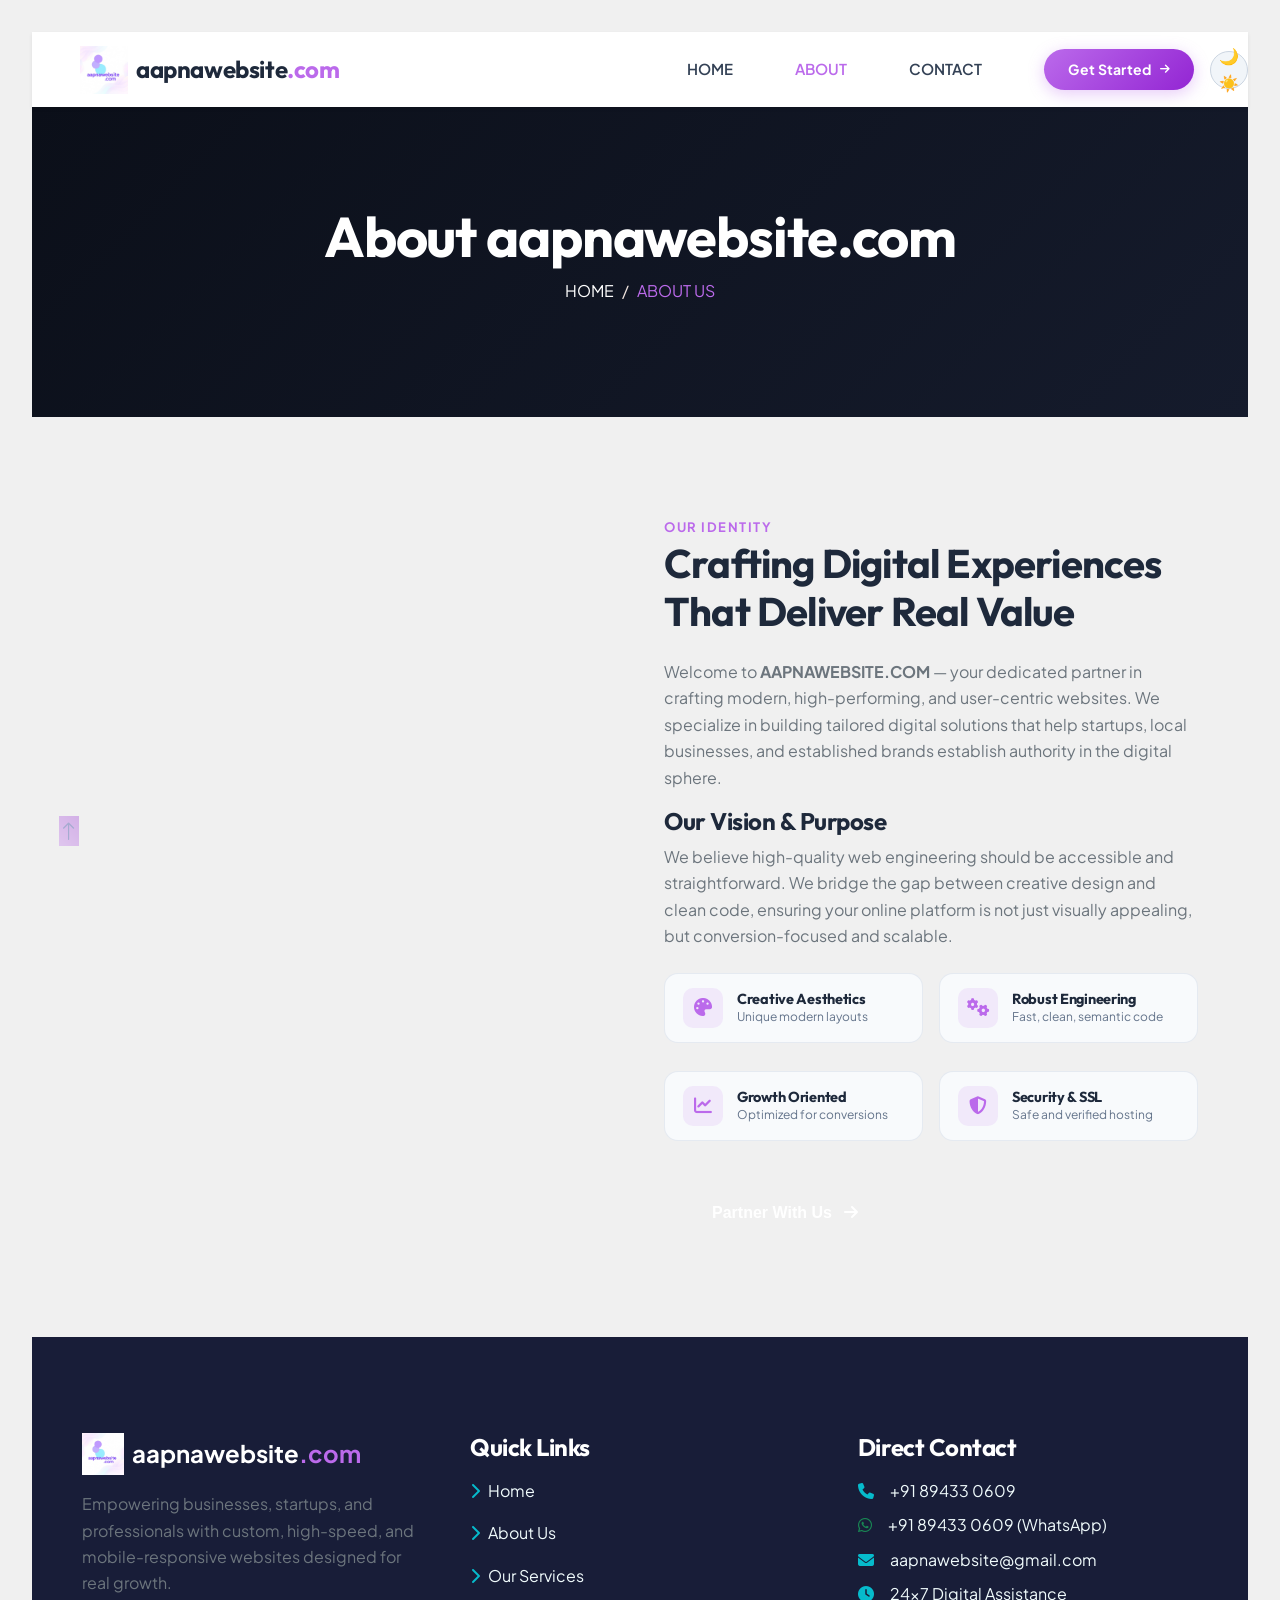
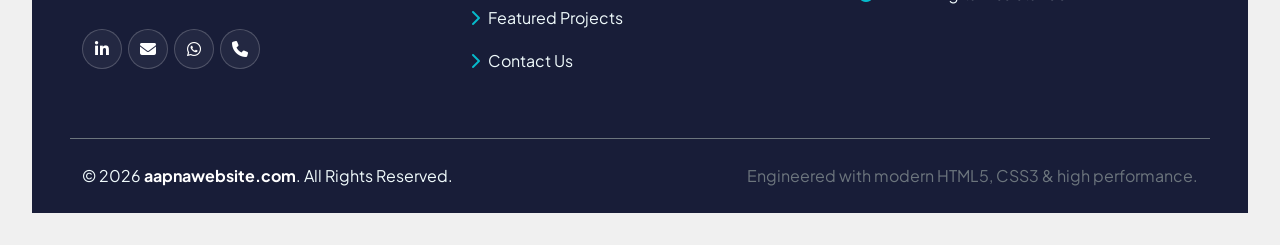
<file: about.html>
<!DOCTYPE html>
<html lang="en">

<head>
    <meta charset="utf-8">
    <meta name="google-translate-customization" content="9f841e7780177523-3214ceb76f765f38-gc38c6fe6f9d06436-c">
    <title>About Us | aapnawebsite.com</title>
    <meta content="width=device-width, initial-scale=1.0" name="viewport">
    <meta content="website design, web development, responsive design, custom business website, SEO, ecommerce, aapnawebsite" name="keywords">
    <meta content="aapnawebsite.com creates modern, high-performance, and responsive websites for businesses, startups, and individuals to scale their online presence." name="description">

    <!-- Security Metadata & Privacy Hardening -->
    <meta name="referrer" content="strict-origin-when-cross-origin">
    <meta http-equiv="X-Content-Type-Options" content="nosniff">
    <meta http-equiv="Permissions-Policy" content="camera=(), microphone=(), geolocation=()">


    <!-- Favicon -->
    <link rel="icon" type="image/png" href="img/logo.png">

    <!-- Google Web Fonts -->
    <link rel="preconnect" href="https://fonts.googleapis.com">
    <link rel="preconnect" href="https://fonts.gstatic.com" crossorigin>
    <link href="https://fonts.googleapis.com/css2?family=Outfit:wght@400;500;600;700;800&family=Plus+Jakarta+Sans:wght@400;500;600;700;800&display=swap" rel="stylesheet">

    <!-- Icon Font Stylesheet -->
    <link href="https://cdnjs.cloudflare.com/ajax/libs/font-awesome/6.5.1/css/all.min.css" rel="stylesheet">
    <link href="https://cdn.jsdelivr.net/npm/bootstrap-icons@1.4.1/font/bootstrap-icons.css" rel="stylesheet">

    <!-- Libraries Stylesheet -->
    <link href="lib/animate/animate.min.css" rel="stylesheet">
    <link href="lib/owlcarousel/assets/owl.carousel.min.css" rel="stylesheet">

    <!-- Customized Bootstrap Stylesheet -->
    <link href="css/bootstrap.min.css" rel="stylesheet">
    <!-- Template Stylesheet -->
    <link href="css/style.css" rel="stylesheet">
</head>

<body>
    <!-- Spinner Start -->
    <div id="spinner" class="show bg-white position-fixed translate-middle w-100 vh-100 top-50 start-50 d-flex align-items-center justify-content-center">
        <div class="spinner-border text-primary" style="width: 3rem; height: 3rem;" role="status">
            <span class="sr-only">Loading...</span>
        </div>
    </div>
    <!-- Spinner End -->
    <!-- Navbar Start -->
    <nav class="navbar navbar-expand-lg bg-white navbar-light shadow-sm sticky-top p-0">
        <a href="index.html" class="navbar-brand d-flex align-items-center px-4 px-lg-5">
            <img src="img/logo.png" alt="aapnawebsite logo" height="48" class="me-2">
            <span class="m-0 fw-bold" style="font-size: 24px; color: #1e293b;">aapnawebsite<span style="color: #bb6aeb;">.com</span></span>
        </a>
        <button type="button" class="navbar-toggler me-4" data-bs-toggle="collapse" data-bs-target="#navbarCollapse" style="border: none;">
            <span class="navbar-toggler-icon"></span>
        </button>
        <div class="collapse navbar-collapse" id="navbarCollapse">
            <div class="navbar-nav ms-auto p-4 p-lg-0 align-items-lg-center">
                <a href="index.html" class="nav-item nav-link ">Home</a>
                <a href="about.html" class="nav-item nav-link active">About</a>
                <a href="contact.html" class="nav-item nav-link ">Contact</a>
                <a href="contact.html" class="btn-premium-cta ms-lg-3 my-2 my-lg-0">
                    <span>Get Started</span>
                    <i class="fa fa-arrow-right" style="font-size: 11px;"></i>
                </a>
                <div class="nav-item d-flex align-items-center ms-lg-3">
                    <div id="google_translate_element"></div>
                    <button id="theme-toggle" title="Toggle Theme" aria-label="Toggle Theme">🌙☀️</button>
                </div>
            </div>
        </div>
    </nav>
    <!-- Navbar End -->
    <!-- Header Start -->
    <div class="container-fluid bg-primary py-5 mb-5 page-header" style="background: linear-gradient(135deg, #0b0f19 0%, #151b2c 100%);">
        <div class="container py-5">
            <div class="row justify-content-center">
                <div class="col-lg-10 text-center">
                    <h1 class="display-4 text-white animated slideInDown fw-bold">About aapnawebsite.com</h1>
                    <nav aria-label="breadcrumb">
                        <ol class="breadcrumb justify-content-center text-uppercase">
                            <li class="breadcrumb-item"><a class="text-white text-decoration-none" href="index.html">Home</a></li>
                            <li class="breadcrumb-item text-white active" aria-current="page" style="color: #bb6aeb !important;">About Us</li>
                        </ol>
                    </nav>
                </div>
            </div>
        </div>
    </div>
    <!-- Header End -->

    <!-- About Section Start -->
    <div class="container-xxl py-5">
        <div class="container">
            <div class="row g-5 align-items-center">
                <div class="col-lg-6 wow fadeInUp" data-wow-delay="0.1s" style="min-height: 450px;">
                    <div class="position-relative h-100 rounded-4 overflow-hidden shadow-lg">
                        <img class="img-fluid position-absolute w-100 h-100" src="img/about.jpg" alt="About Us" style="object-fit: cover;">
                    </div>
                </div>
                <div class="col-lg-6 wow fadeInUp" data-wow-delay="0.3s">
                    <span class="text-uppercase fw-bold" style="color: #bb6aeb; letter-spacing: 1.5px; font-size: 13px;">Our Identity</span>
                    <h2 class="display-6 fw-bold mb-4" style="color: #1e293b;">Crafting Digital Experiences That Deliver Real Value</h2>
                    <p class="mb-3 text-muted">
                        Welcome to <strong>AAPNAWEBSITE.COM</strong> — your dedicated partner in crafting modern, high-performing, and user-centric websites. We specialize in building tailored digital solutions that help startups, local businesses, and established brands establish authority in the digital sphere.
                    </p>

                    <h4 class="fw-bold mb-2" style="color: #1e293b;">Our Vision & Purpose</h4>
                    <p class="mb-4 text-muted">
                        We believe high-quality web engineering should be accessible and straightforward. We bridge the gap between creative design and clean code, ensuring your online platform is not just visually appealing, but conversion-focused and scalable.
                    </p>

                    <div class="row g-3 mb-4">
                        <div class="col-sm-6">
                            <div class="feature-badge-item">
                                <div class="feature-badge-icon"><i class="fa fa-palette"></i></div>
                                <div class="feature-badge-text">
                                    <h6>Creative Aesthetics</h6>
                                    <p>Unique modern layouts</p>
                                </div>
                            </div>
                        </div>
                        <div class="col-sm-6">
                            <div class="feature-badge-item">
                                <div class="feature-badge-icon"><i class="fa fa-gears"></i></div>
                                <div class="feature-badge-text">
                                    <h6>Robust Engineering</h6>
                                    <p>Fast, clean, semantic code</p>
                                </div>
                            </div>
                        </div>
                        <div class="col-sm-6">
                            <div class="feature-badge-item">
                                <div class="feature-badge-icon"><i class="fa fa-chart-line"></i></div>
                                <div class="feature-badge-text">
                                    <h6>Growth Oriented</h6>
                                    <p>Optimized for conversions</p>
                                </div>
                            </div>
                        </div>
                        <div class="col-sm-6">
                            <div class="feature-badge-item">
                                <div class="feature-badge-icon"><i class="fa fa-shield-halved"></i></div>
                                <div class="feature-badge-text">
                                    <h6>Security & SSL</h6>
                                    <p>Safe and verified hosting</p>
                                </div>
                            </div>
                        </div>
                    </div>

                    <a class="btn btn-primary py-3 px-5 mt-2" href="contact.html" style="border-radius: 50px;">
                        Partner With Us <i class="fa fa-arrow-right ms-2"></i>
                    </a>
                </div>
            </div>
        </div>
    </div>
    <!-- About Section End -->
    <!-- Footer Start -->
    <div class="container-fluid bg-dark text-light footer pt-5 mt-5 wow fadeIn" data-wow-delay="0.1s">
        <div class="container py-5">
            <div class="row g-5">
                <div class="col-lg-4 col-md-6">
                    <div class="d-flex align-items-center mb-3">
                        <img src="img/logo.png" alt="aapnawebsite.com" height="42" class="me-2">
                        <span class="fw-bold fs-4 text-white">aapnawebsite<span style="color: #bb6aeb;">.com</span></span>
                    </div>
                    <p class="text-muted mb-4">Empowering businesses, startups, and professionals with custom, high-speed, and mobile-responsive websites designed for real growth.</p>
                    <div class="d-flex pt-2">
                        <a class="btn btn-outline-light btn-social" href="https://linkedin.com/in/sanmit-jena-7294b8155" target="_blank" rel="noopener noreferrer" title="LinkedIn"><i class="fab fa-linkedin-in"></i></a>
                        <a class="btn btn-outline-light btn-social" href="mailto:aapnawebsite@gmail.com?subject=aapnawebsite%20Inquiry&body=Hi%20Team%2C%0AI%20would%20like%20to%20know%20more..." title="Email Us"><i class="fa fa-envelope"></i></a>
                        <a class="btn btn-outline-light btn-social" href="https://wa.me/91894330609" target="_blank" rel="noopener noreferrer" title="Chat on WhatsApp"><i class="fab fa-whatsapp"></i></a>
                        <a class="btn btn-outline-light btn-social" href="tel:+91894330609" title="Call Us"><i class="fa fa-phone"></i></a>
                    </div>
                </div>

                <div class="col-lg-4 col-md-6">
                    <h4 class="text-white mb-3">Quick Links</h4>
                    <p><a class="text-light text-decoration-none" href="index.html"><i class="fa fa-chevron-right me-2 text-primary"></i>Home</a></p>
                    <p><a class="text-light text-decoration-none" href="about.html"><i class="fa fa-chevron-right me-2 text-primary"></i>About Us</a></p>
                    <p><a class="text-light text-decoration-none" href="index.html#services"><i class="fa fa-chevron-right me-2 text-primary"></i>Our Services</a></p>
                    <p><a class="text-light text-decoration-none" href="index.html#featured-projects"><i class="fa fa-chevron-right me-2 text-primary"></i>Featured Projects</a></p>
                    <p><a class="text-light text-decoration-none" href="contact.html"><i class="fa fa-chevron-right me-2 text-primary"></i>Contact Us</a></p>
                </div>

                <div class="col-lg-4 col-md-6">
                    <h4 class="text-white mb-3">Direct Contact</h4>
                    <p class="mb-2"><i class="fa fa-phone me-3 text-primary"></i><a href="tel:+91894330609" class="text-light text-decoration-none">+91 89433 0609</a></p>
                    <p class="mb-2"><i class="fab fa-whatsapp me-3 text-success"></i><a href="https://wa.me/91894330609" target="_blank" class="text-light text-decoration-none">+91 89433 0609 (WhatsApp)</a></p>
                    <p class="mb-2"><i class="fa fa-envelope me-3 text-primary"></i><a href="mailto:aapnawebsite@gmail.com?subject=aapnawebsite%20Inquiry" class="text-light text-decoration-none">aapnawebsite@gmail.com</a></p>
                    <p class="mb-2"><i class="fa fa-clock me-3 text-primary"></i><span class="text-light">24x7 Digital Assistance</span></p>
                </div>
            </div>
        </div>

        <div class="container border-top border-secondary py-4">
            <div class="row align-items-center">
                <div class="col-md-6 text-center text-md-start mb-3 mb-md-0">
                    &copy; <span id="current-year">2026</span> <a class="text-white fw-bold text-decoration-none" href="index.html">aapnawebsite.com</a>. All Rights Reserved.
                </div>
                <div class="col-md-6 text-center text-md-end text-muted">
                    Engineered with modern HTML5, CSS3 & high performance.
                </div>
            </div>
        </div>
    </div>
    <!-- Footer End -->

    <!-- Back to Top -->
    <a href="#" class="btn btn-lg btn-primary btn-lg-square back-to-top"><i class="bi bi-arrow-up"></i></a>

    <!-- JavaScript Libraries -->
    <script src="https://code.jquery.com/jquery-3.7.1.min.js" integrity="sha256-/JqT3SQfawRcv/BIHPThkBvs0OEvtFFmqPF/lYI/Cxo=" crossorigin="anonymous"></script>
    <script src="https://cdn.jsdelivr.net/npm/bootstrap@5.0.0/dist/js/bootstrap.bundle.min.js"></script>
    <script src="lib/wow/wow.min.js"></script>
    <script src="lib/easing/easing.min.js"></script>
    <script src="lib/waypoints/waypoints.min.js"></script>
    <script src="lib/owlcarousel/owl.carousel.min.js"></script>

    <!-- Template Javascript -->
    <script src="js/main.js"></script>
</body>

</html>
</file>
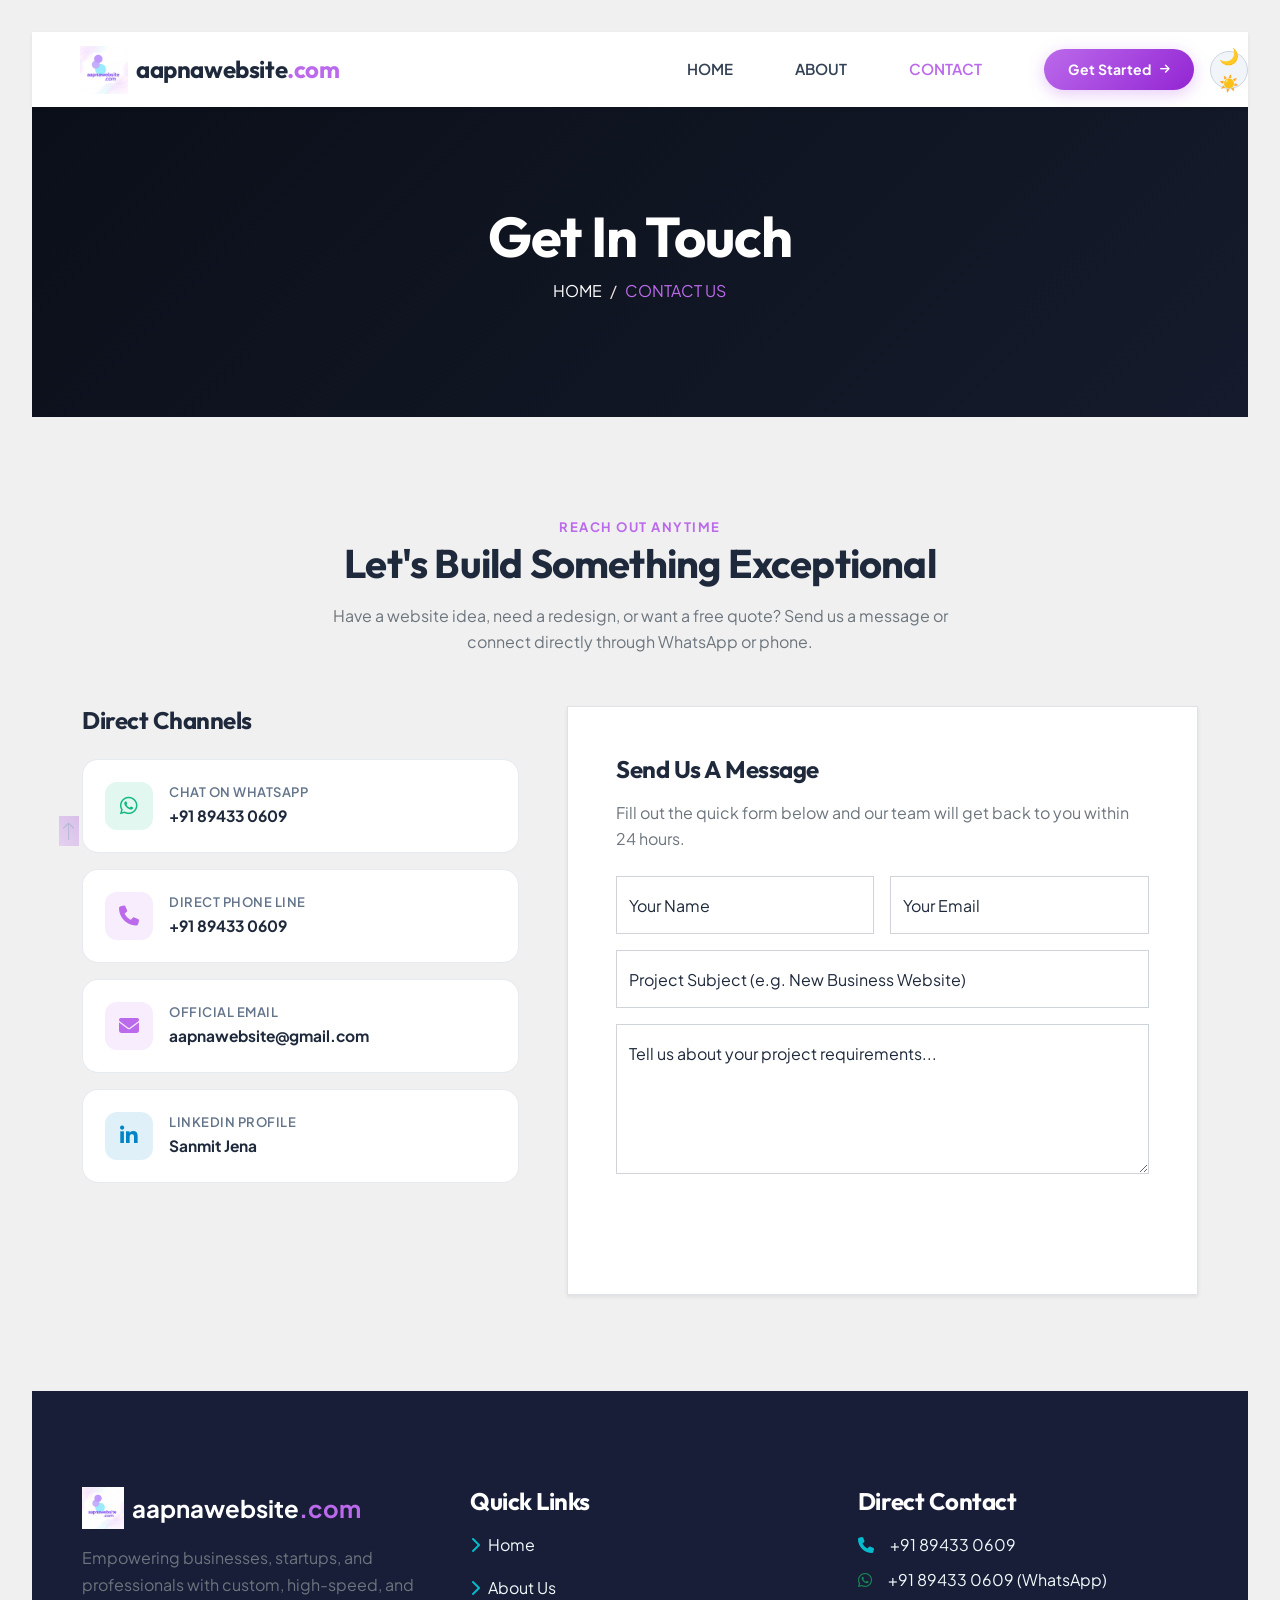
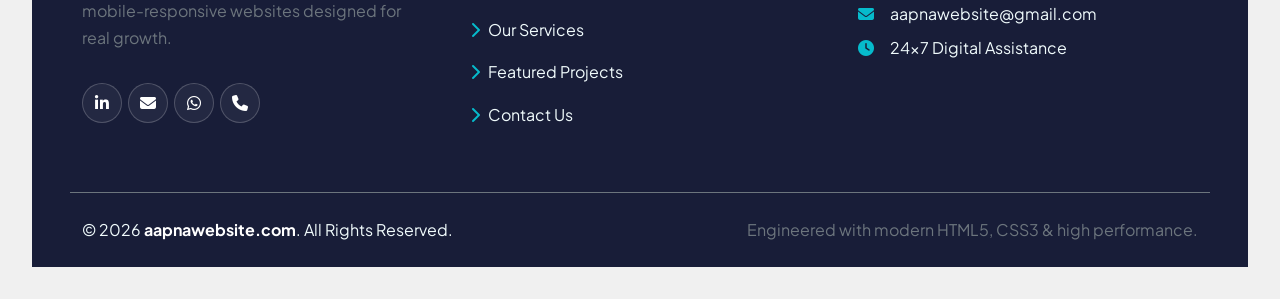
<file: contact.html>
<!DOCTYPE html>
<html lang="en">

<head>
    <meta charset="utf-8">
    <meta name="google-translate-customization" content="9f841e7780177523-3214ceb76f765f38-gc38c6fe6f9d06436-c">
    <title>Contact Us | aapnawebsite.com</title>
    <meta content="width=device-width, initial-scale=1.0" name="viewport">
    <meta content="website design, web development, responsive design, custom business website, SEO, ecommerce, aapnawebsite" name="keywords">
    <meta content="aapnawebsite.com creates modern, high-performance, and responsive websites for businesses, startups, and individuals to scale their online presence." name="description">

    <!-- Security Metadata & Privacy Hardening -->
    <meta name="referrer" content="strict-origin-when-cross-origin">
    <meta http-equiv="X-Content-Type-Options" content="nosniff">
    <meta http-equiv="Permissions-Policy" content="camera=(), microphone=(), geolocation=()">


    <!-- Favicon -->
    <link rel="icon" type="image/png" href="img/logo.png">

    <!-- Google Web Fonts -->
    <link rel="preconnect" href="https://fonts.googleapis.com">
    <link rel="preconnect" href="https://fonts.gstatic.com" crossorigin>
    <link href="https://fonts.googleapis.com/css2?family=Outfit:wght@400;500;600;700;800&family=Plus+Jakarta+Sans:wght@400;500;600;700;800&display=swap" rel="stylesheet">

    <!-- Icon Font Stylesheet -->
    <link href="https://cdnjs.cloudflare.com/ajax/libs/font-awesome/6.5.1/css/all.min.css" rel="stylesheet">
    <link href="https://cdn.jsdelivr.net/npm/bootstrap-icons@1.4.1/font/bootstrap-icons.css" rel="stylesheet">

    <!-- Libraries Stylesheet -->
    <link href="lib/animate/animate.min.css" rel="stylesheet">
    <link href="lib/owlcarousel/assets/owl.carousel.min.css" rel="stylesheet">

    <!-- Customized Bootstrap Stylesheet -->
    <link href="css/bootstrap.min.css" rel="stylesheet">
    <!-- Template Stylesheet -->
    <link href="css/style.css" rel="stylesheet">
</head>

<body>
    <!-- Spinner Start -->
    <div id="spinner" class="show bg-white position-fixed translate-middle w-100 vh-100 top-50 start-50 d-flex align-items-center justify-content-center">
        <div class="spinner-border text-primary" style="width: 3rem; height: 3rem;" role="status">
            <span class="sr-only">Loading...</span>
        </div>
    </div>
    <!-- Spinner End -->
    <!-- Navbar Start -->
    <nav class="navbar navbar-expand-lg bg-white navbar-light shadow-sm sticky-top p-0">
        <a href="index.html" class="navbar-brand d-flex align-items-center px-4 px-lg-5">
            <img src="img/logo.png" alt="aapnawebsite logo" height="48" class="me-2">
            <span class="m-0 fw-bold" style="font-size: 24px; color: #1e293b;">aapnawebsite<span style="color: #bb6aeb;">.com</span></span>
        </a>
        <button type="button" class="navbar-toggler me-4" data-bs-toggle="collapse" data-bs-target="#navbarCollapse" style="border: none;">
            <span class="navbar-toggler-icon"></span>
        </button>
        <div class="collapse navbar-collapse" id="navbarCollapse">
            <div class="navbar-nav ms-auto p-4 p-lg-0 align-items-lg-center">
                <a href="index.html" class="nav-item nav-link ">Home</a>
                <a href="about.html" class="nav-item nav-link ">About</a>
                <a href="contact.html" class="nav-item nav-link active">Contact</a>
                <a href="contact.html" class="btn-premium-cta ms-lg-3 my-2 my-lg-0">
                    <span>Get Started</span>
                    <i class="fa fa-arrow-right" style="font-size: 11px;"></i>
                </a>
                <div class="nav-item d-flex align-items-center ms-lg-3">
                    <div id="google_translate_element"></div>
                    <button id="theme-toggle" title="Toggle Theme" aria-label="Toggle Theme">🌙☀️</button>
                </div>
            </div>
        </div>
    </nav>
    <!-- Navbar End -->
    <!-- Header Start -->
    <div class="container-fluid bg-primary py-5 mb-5 page-header" style="background: linear-gradient(135deg, #0b0f19 0%, #151b2c 100%);">
        <div class="container py-5">
            <div class="row justify-content-center">
                <div class="col-lg-10 text-center">
                    <h1 class="display-4 text-white animated slideInDown fw-bold">Get In Touch</h1>
                    <nav aria-label="breadcrumb">
                        <ol class="breadcrumb justify-content-center text-uppercase">
                            <li class="breadcrumb-item"><a class="text-white text-decoration-none" href="index.html">Home</a></li>
                            <li class="breadcrumb-item text-white active" aria-current="page" style="color: #bb6aeb !important;">Contact Us</li>
                        </ol>
                    </nav>
                </div>
            </div>
        </div>
    </div>
    <!-- Header End -->

    <!-- Contact Start -->
    <div class="container-xxl py-5">
        <div class="container">
            <div class="text-center wow fadeInUp" data-wow-delay="0.1s" style="max-width: 650px; margin: 0 auto 50px;">
                <span class="text-uppercase fw-bold" style="color: #bb6aeb; letter-spacing: 1.5px; font-size: 13px;">Reach Out Anytime</span>
                <h2 class="display-6 fw-bold mb-3" style="color: #1e293b;">Let's Build Something Exceptional</h2>
                <p class="text-muted">Have a website idea, need a redesign, or want a free quote? Send us a message or connect directly through WhatsApp or phone.</p>
            </div>

            <div class="row g-5">
                <!-- Left: Contact Channels -->
                <div class="col-lg-5 wow fadeInUp" data-wow-delay="0.1s">
                    <h4 class="fw-bold mb-4" style="color: #1e293b;">Direct Channels</h4>

                    <a href="https://wa.me/91894330609" target="_blank" rel="noopener noreferrer" class="contact-channel-card">
                        <div class="contact-channel-icon" style="color: #10b981; background: rgba(16, 185, 129, 0.12);"><i class="fab fa-whatsapp"></i></div>
                        <div>
                            <p class="contact-channel-title">Chat on WhatsApp</p>
                            <p class="contact-channel-val">+91 89433 0609</p>
                        </div>
                    </a>

                    <a href="tel:+91894330609" class="contact-channel-card">
                        <div class="contact-channel-icon"><i class="fa fa-phone"></i></div>
                        <div>
                            <p class="contact-channel-title">Direct Phone Line</p>
                            <p class="contact-channel-val">+91 89433 0609</p>
                        </div>
                    </a>

                    <a href="mailto:aapnawebsite@gmail.com?subject=aapnawebsite.com%20Inquiry" class="contact-channel-card">
                        <div class="contact-channel-icon"><i class="fa fa-envelope"></i></div>
                        <div>
                            <p class="contact-channel-title">Official Email</p>
                            <p class="contact-channel-val">aapnawebsite@gmail.com</p>
                        </div>
                    </a>

                    <a href="https://linkedin.com/in/sanmit-jena-7294b8155" target="_blank" rel="noopener noreferrer" class="contact-channel-card">
                        <div class="contact-channel-icon" style="color: #0284c7; background: rgba(2, 132, 199, 0.12);"><i class="fab fa-linkedin-in"></i></div>
                        <div>
                            <p class="contact-channel-title">LinkedIn Profile</p>
                            <p class="contact-channel-val">Sanmit Jena</p>
                        </div>
                    </a>
                </div>

                <!-- Right: Contact Form -->
                <div class="col-lg-7 wow fadeInUp" data-wow-delay="0.3s">
                    <div class="bg-white p-4 p-md-5 rounded-4 border shadow-sm h-100">
                        <h4 class="fw-bold mb-3" style="color: #1e293b;">Send Us A Message</h4>
                        <p class="text-muted mb-4">Fill out the quick form below and our team will get back to you within 24 hours.</p>

                        <div id="form-status" class="status-msg" style="display: none; padding: 12px; border-radius: 8px; margin-bottom: 20px;"></div>

                        <form id="contactForm">
                            <div class="row g-3">
                                <div class="col-md-6">
                                    <div class="form-floating">
                                        <input type="text" class="form-control" id="name" name="name" placeholder="Your Name" required>
                                        <label for="name">Your Name</label>
                                    </div>
                                </div>
                                <div class="col-md-6">
                                    <div class="form-floating">
                                        <input type="email" class="form-control" id="email" name="email" placeholder="Your Email" required>
                                        <label for="email">Your Email</label>
                                    </div>
                                </div>
                                <div class="col-12">
                                    <div class="form-floating">
                                        <input type="text" class="form-control" id="subject" name="subject" placeholder="Subject" required>
                                        <label for="subject">Project Subject (e.g. New Business Website)</label>
                                    </div>
                                </div>
                                <div class="col-12">
                                    <div class="form-floating">
                                        <textarea class="form-control" placeholder="Leave a message here" id="message" name="message" style="height: 150px;" required></textarea>
                                        <label for="message">Tell us about your project requirements...</label>
                                    </div>
                                </div>
                                <div class="col-12">
                                    <button class="btn btn-primary w-100 py-3 fw-bold" type="submit" style="border-radius: 50px;">
                                        Send Message <i class="fa fa-paper-plane ms-2"></i>
                                    </button>
                                </div>
                            </div>
                        </form>
                    </div>
                </div>
            </div>
        </div>
    </div>
    <!-- Contact End -->
    <!-- Footer Start -->
    <div class="container-fluid bg-dark text-light footer pt-5 mt-5 wow fadeIn" data-wow-delay="0.1s">
        <div class="container py-5">
            <div class="row g-5">
                <div class="col-lg-4 col-md-6">
                    <div class="d-flex align-items-center mb-3">
                        <img src="img/logo.png" alt="aapnawebsite.com" height="42" class="me-2">
                        <span class="fw-bold fs-4 text-white">aapnawebsite<span style="color: #bb6aeb;">.com</span></span>
                    </div>
                    <p class="text-muted mb-4">Empowering businesses, startups, and professionals with custom, high-speed, and mobile-responsive websites designed for real growth.</p>
                    <div class="d-flex pt-2">
                        <a class="btn btn-outline-light btn-social" href="https://linkedin.com/in/sanmit-jena-7294b8155" target="_blank" rel="noopener noreferrer" title="LinkedIn"><i class="fab fa-linkedin-in"></i></a>
                        <a class="btn btn-outline-light btn-social" href="mailto:aapnawebsite@gmail.com?subject=aapnawebsite%20Inquiry&body=Hi%20Team%2C%0AI%20would%20like%20to%20know%20more..." title="Email Us"><i class="fa fa-envelope"></i></a>
                        <a class="btn btn-outline-light btn-social" href="https://wa.me/91894330609" target="_blank" rel="noopener noreferrer" title="Chat on WhatsApp"><i class="fab fa-whatsapp"></i></a>
                        <a class="btn btn-outline-light btn-social" href="tel:+91894330609" title="Call Us"><i class="fa fa-phone"></i></a>
                    </div>
                </div>

                <div class="col-lg-4 col-md-6">
                    <h4 class="text-white mb-3">Quick Links</h4>
                    <p><a class="text-light text-decoration-none" href="index.html"><i class="fa fa-chevron-right me-2 text-primary"></i>Home</a></p>
                    <p><a class="text-light text-decoration-none" href="about.html"><i class="fa fa-chevron-right me-2 text-primary"></i>About Us</a></p>
                    <p><a class="text-light text-decoration-none" href="index.html#services"><i class="fa fa-chevron-right me-2 text-primary"></i>Our Services</a></p>
                    <p><a class="text-light text-decoration-none" href="index.html#featured-projects"><i class="fa fa-chevron-right me-2 text-primary"></i>Featured Projects</a></p>
                    <p><a class="text-light text-decoration-none" href="contact.html"><i class="fa fa-chevron-right me-2 text-primary"></i>Contact Us</a></p>
                </div>

                <div class="col-lg-4 col-md-6">
                    <h4 class="text-white mb-3">Direct Contact</h4>
                    <p class="mb-2"><i class="fa fa-phone me-3 text-primary"></i><a href="tel:+91894330609" class="text-light text-decoration-none">+91 89433 0609</a></p>
                    <p class="mb-2"><i class="fab fa-whatsapp me-3 text-success"></i><a href="https://wa.me/91894330609" target="_blank" class="text-light text-decoration-none">+91 89433 0609 (WhatsApp)</a></p>
                    <p class="mb-2"><i class="fa fa-envelope me-3 text-primary"></i><a href="mailto:aapnawebsite@gmail.com?subject=aapnawebsite%20Inquiry" class="text-light text-decoration-none">aapnawebsite@gmail.com</a></p>
                    <p class="mb-2"><i class="fa fa-clock me-3 text-primary"></i><span class="text-light">24x7 Digital Assistance</span></p>
                </div>
            </div>
        </div>

        <div class="container border-top border-secondary py-4">
            <div class="row align-items-center">
                <div class="col-md-6 text-center text-md-start mb-3 mb-md-0">
                    &copy; <span id="current-year">2026</span> <a class="text-white fw-bold text-decoration-none" href="index.html">aapnawebsite.com</a>. All Rights Reserved.
                </div>
                <div class="col-md-6 text-center text-md-end text-muted">
                    Engineered with modern HTML5, CSS3 & high performance.
                </div>
            </div>
        </div>
    </div>
    <!-- Footer End -->

    <!-- Back to Top -->
    <a href="#" class="btn btn-lg btn-primary btn-lg-square back-to-top"><i class="bi bi-arrow-up"></i></a>

    <!-- JavaScript Libraries -->
    <script src="https://code.jquery.com/jquery-3.7.1.min.js" integrity="sha256-/JqT3SQfawRcv/BIHPThkBvs0OEvtFFmqPF/lYI/Cxo=" crossorigin="anonymous"></script>
    <script src="https://cdn.jsdelivr.net/npm/bootstrap@5.0.0/dist/js/bootstrap.bundle.min.js"></script>
    <script src="lib/wow/wow.min.js"></script>
    <script src="lib/easing/easing.min.js"></script>
    <script src="lib/waypoints/waypoints.min.js"></script>
    <script src="lib/owlcarousel/owl.carousel.min.js"></script>

    <!-- Template Javascript -->
    <script src="js/main.js"></script>
</body>

</html>
</file>
<file: css/style.css>
/********** Template CSS **********/

:root {
    --primary: #bb6aeb;
    --light: #07d9ec;
    --light: #f0e4de;
    --dark: #181d38;
}

.btn {
    background-color: #9325d3;
    border: none;
}

.btn a {
    text-decoration: none;
    color: #d30404;
}

.btn:hover {
    background: transparent;
    color: var(--primary) !important;
    border: 1px solid var(--primary);
}

.btn:hover a {
    color: var(--primary) !important;
}

.btn-light {
    background-color: var(--light);
}

.btn-light:hover {
    background: transparent;
    color: var(--light) !important;
    border: 1px solid var(--light);
}

.fw-medium {
    font-weight: 600 !important;
}

.fw-semi-bold {
    font-weight: 700 !important;
}

.back-to-top {
    position: fixed;
    display: none;
    left: 45px;
    bottom: 45px;
    z-index: 99;
}

.back-to-top {
    background-color: #9b0feb;  /* button background */
    color: #fcf7f7;               /* arrow color */
    border-radius: 50%;
    width: 45px;
    height: 45px;
}

.back-to-top i {
    color: #02148b; /* arrow icon color */
    background: linear-gradient(45deg, #bb6aeb, #9325d3);
    
}

/*** dark mode start ***/

/* Dark Mode */
.dark-mode {
  background-color: #121212;
  color: #ffffff;
}

/* Navbar */
.dark-mode .navbar {
  background-color: #1e1e1e;
}

/* Sections */
.dark-mode .features-section,
.dark-mode .working-process-section,
.dark-mode .footer {
  background-color: #1a1a1a;
  color: #fff;
}

/* Links */
.dark-mode a {
  color: #bb6aeb;
}

/* Cards */
.dark-mode .feature-box,
.dark-mode .course-card,
.dark-mode .step-box {
  background-color: #222;
  color: #fff;
}

/*** dark mode end ***/

/*** Spinner ***/
#spinner {
    opacity: 0;
    visibility: hidden;
    transition: opacity .5s ease-out, visibility 0s linear .5s;
    z-index: 99999;
}

#spinner.show {
    transition: opacity .5s ease-out, visibility 0s linear 0s;
    visibility: visible;
    opacity: 1;
}


/*** Button ***/
.btn {
    font-family: 'Nunito', sans-serif;
    font-weight: 600;
    transition: .5s;
}

.btn.btn-primary,
.btn.btn-secondary {
    color: #FFFFFF;
}

.btn-square {
    width: 38px;
    height: 38px;
}

.btn-sm-square {
    width: 32px;
    height: 32px;
}

.btn-lg-square {
    width: 48px;
    height: 48px;
}

.btn-square,
.btn-sm-square,
.btn-lg-square {
    padding: 0;
    display: flex;
    align-items: center;
    justify-content: center;
    font-weight: normal;
    border-radius: 0px;
}


/*** Navbar ***/
.navbar .dropdown-toggle::after {
    border: none;
    content: "\f107";
    font-family: "Font Awesome 5 Free";
    font-weight: 900;
    vertical-align: middle;
    margin-left: 8px;
}

.navbar-light .navbar-nav .nav-link {
    margin-right: 30px;
    padding: 25px 0;
    color: #FFFFFF;
    font-size: 15px;
    text-transform: uppercase;
    outline: none;
}

.navbar-light .navbar-nav .nav-link:hover,
.navbar-light .navbar-nav .nav-link.active {
    color: var(--primary);
}

@media (max-width: 991.98px) {
    .navbar-light .navbar-nav .nav-link {
        margin-right: 0;
        padding: 10px 0;
    }

    .navbar-light .navbar-nav {
        border-top: 1px solid #EEEEEE;
    }
}

.navbar-light .navbar-brand,
.navbar-light a.btn {
    height: 75px;
}

.navbar-light .navbar-nav .nav-link {
    color: var(--dark);
    font-weight: 500;
}

.navbar-light.sticky-top {
    top: -100px;
    transition: .5s;
}

.navbar-toggler-icon {
    color: #fb873f;
}

.navbar-toggler {
    border: 2px solid #fb873f;
}

@media (min-width: 992px) {
    .navbar .nav-item .dropdown-menu {
        display: block;
        margin-top: 0;
        opacity: 0;
        visibility: hidden;
        transition: .5s;
    }

    .navbar .dropdown-menu.fade-down {
        top: 100%;
        transform: rotateX(-75deg);
        transform-origin: 0% 0%;
    }

    .navbar .nav-item:hover .dropdown-menu {
        top: 100%;
        transform: rotateX(0deg);
        visibility: visible;
        transition: .5s;
        opacity: 1;
    }
}

/*** Header carousel ***/

.header-carousel .owl-carousel-item {
    position: relative;
    height: 100vh;
}

.header-carousel p {
    margin-top: 20px;
    font-size: 20px;
    line-height: 30px;
}

@media (max-width: 1300px) {
    .header-carousel .owl-carousel-item {
        position: relative;
        min-height: 80vh;
    }

    .header-carousel .owl-carousel-item img {
        position: absolute;
        width: 100%;
        height: 100%;
        object-fit: cover;
    }
}

@media (max-width: 768px) {
    .header-carousel .owl-carousel-item {
        position: relative;
        min-height: 500px;
    }

    .header-carousel .owl-carousel-item img {
        position: absolute;
        width: 100%;
        height: 100%;
        object-fit: cover;
    }
}

@media (max-width: 430px) {

    .header-carousel .owl-carousel-item {
        position: relative;
        height: 500px;
    }

    .header-carousel .owl-carousel-item img {
        position: absolute;
        width: 100%;
        height: 100%;
        object-fit: cover;
    }

    .header-carousel h1 {
        font-size: 30px;
        line-height: 30px;
    }

    .header-carousel p {
        margin-top: 20px;
        font-size: 15px;
        line-height: 20px;
    }
}

.header-carousel .owl-nav {
    position: absolute;
    top: 50%;
    right: 8%;
    transform: translateY(-50%);
    display: flex;
    flex-direction: column;
}

.header-carousel .owl-nav .owl-prev,
.header-carousel .owl-nav .owl-next {
    margin: 7px 0;
    width: 45px;
    height: 45px;
    display: flex;
    align-items: center;
    justify-content: center;
    color: #FFFFFF;
    background: transparent;
    border: 1px solid #FFFFFF;
    font-size: 22px;
    transition: .5s;
}

.header-carousel .owl-nav .owl-prev:hover,
.header-carousel .owl-nav .owl-next:hover {
    background: var(--primary);
    border-color: var(--primary);
}

.page-header {
    background: linear-gradient(rgba(24, 29, 56, .7), rgba(24, 29, 56, .7)), url(../img/carousel-1.jpg);
    background-position: center center;
    background-repeat: no-repeat;
    background-size: cover;
}

.page-header-inner {
    background: rgba(15, 23, 43, .7);
}

.breadcrumb-item+.breadcrumb-item::before {
    color: var(--light);
}

/* .feature-item {
    border: 2px solid #F5F5F5;
    padding: 80px 30px 50px;
    text-align: center;
    position: relative;
    transition: .5s;
    border-radius: 8px;
    margin-bottom: 30px;
} */


/*** Section Title ***/
/* .section-title {
    position: relative;
    display: inline-block;
    text-transform: uppercase;
}

.section-title::before {
    position: absolute;
    content: "";
    width: calc(100% + 80px);
    height: 2px;
    top: 4px;
    left: -40px;
    background: var(--primary);
    z-index: -1;
}

.section-title::after {
    position: absolute;
    content: "";
    width: calc(100% + 120px);
    height: 2px;
    bottom: 5px;
    left: -60px;
    background: var(--primary);
    z-index: -1;
}

.section-title.text-start::before {
    width: calc(100% + 40px);
    left: 0;
}

.section-title.text-start::after {
    width: calc(100% + 60px);
    left: 0;
} */

/* Global Reset (optional) */
* {
    margin: 0;
    padding: 0;
    box-sizing: border-box;
  }
  
  body {
    font-family: Arial, sans-serif;
    background-color: #f9f9f9;
    color: #333;
  }
  
  /* Features Section Container */
  .features-section {
    max-width: 1200px;
    margin: 0 auto;
    padding: 3rem 1rem;
    text-align: center;
  }
  
  /* Section Heading & Subheading */
  .section-heading {
    font-size: 2rem;
    margin-bottom: 0.5rem;
  }
  .section-subheading {
    font-size: 1.25rem;
    color: #666;
    margin-bottom: 2rem;
  }
  
  /* Grid Layout for Feature Boxes */
  .features-grid {
    display: grid;
    grid-template-columns: repeat(auto-fill, minmax(220px, 1fr));
    gap: 1.5rem;
  }
  
  /* Individual Feature Box */
  .feature-box {
    background-color: #fff;
    border-radius: 8px;
    padding: 2rem 1.5rem;
    box-shadow: 0 4px 15px rgba(0,0,0,0.1);
    transition: transform 0.2s ease;
  }
  .feature-box:hover {
    transform: translateY(-4px);
  }
  
  /* Feature Icon (number or actual icon) */
  .feature-icon {
    width: 60px;
    height: 60px;
    margin: 0 auto 1rem;
    background-color: #eaf7ff; /* Light blue background */
    border-radius: 50%;
    display: flex;
    align-items: center;
    justify-content: center;
    font-weight: 600;
    font-size: 1.1rem;
    color: #007bff; /* Icon text color */
  }
  
  /* Feature Title */
  .feature-title {
    font-size: 1.1rem;
    margin-bottom: 0.5rem;
    color: #333;
  }
  
  /* Feature Description */
  .feature-description {
    font-size: 0.95rem;
    color: #222222;
    line-height: 1.4;
  }
  


/*** Service ***/
 /*.service-item {
    transition: .5s;
}


.service-item i {
    color: var(--primary);
}

.service-item:hover {
    margin-top: -10px;
    background: var(--primary); 
    background-color: lightcoral;
}

.service-item * {
    transition: all .3s ease-in-out;
}

.service-item:hover * {
    color: #fff !important;
}

.course-item img {
    width: 100%;
    height: 200px;
    border-radius: 5px;
}*/

/*** Categories & Courses ***/

/* .category .content {
    cursor: pointer;
    transition: .5s;
}

.category .content:hover {
    background-color: var(--primary);
    color: #fff;
}

.category .content h5 a {
    text-decoration: none;
    color: var(--dark);
    transition: all 0.3s ease-in-out;
}

.category .content:hover h5 a {
    color: #fff !important;
}

.category img {
    width: 50px;
    height: 50px;
}

.category img,
.course-item img {
    transition: .5s;
}

.category a:hover img,
.course-item:hover img {
    transform: scale(1.1);
    margin-top: -10px;
} */

/* Course Start */
* {
    margin: 0;
    padding: 0;
    box-sizing: border-box;
  }
  body {
    font-family: Arial, sans-serif;
    background-color: #f9f9f9;
    color: #333;
    padding: 2rem;
  }
  
  /* Section Heading */
  .courses-section {
    max-width: 1200px;
    margin: 0 auto;
    text-align: center;
  }
  .courses-section h2 {
    font-size: 2rem;
    margin-bottom: 0.5rem;
  }
  .section-subtitle {
    font-size: 1.25rem;
    color: #777;
    margin-bottom: 2rem;
  }
  
  /* Grid Layout for Course Cards */
  .courses-grid {
    display: grid;
    grid-template-columns: repeat(auto-fill, minmax(300px, 1fr));
    gap: 1.5rem;
  }
  
  /* Individual Course Card */
  .course-card {
    background-color: #fff;
    border-radius: 8px;
    overflow: hidden;
    box-shadow: 0 4px 15px rgba(0,0,0,0.1);
    transition: transform 0.2s ease;
  }
  .course-card:hover {
    transform: translateY(-4px);
  }
  
  /* Image Wrapper and Badge */
  .course-image {
    position: relative;
    width: 100%;
    height: 180px;
    overflow: hidden;
  }
  .course-image img {
    width: 100%;
    height: 100%;
    object-fit: cover;
  }
  .course-badge {
    position: absolute;
    top: 10px;
    left: 10px;
    background-color: #4caf50;
    color: #fff;
    font-size: 0.875rem;
    padding: 4px 8px;
    border-radius: 4px;
  }
  
  /* Course Info */
  .course-info {
    padding: 1rem;
    text-align: left;
  }
  .course-title {
    font-size: 1.1rem;
    margin-bottom: 0.5rem;
    line-height: 1.3;
  }
  .course-rating {
    display: flex;
    align-items: center;
    margin-bottom: 0.75rem;
  }
  .stars {
    color: #ffc107; /* Gold star color */
    margin-right: 0.25rem;
  }
  .rating-count {
    font-size: 0.9rem;
    color: #777;
  }
  
  /* Meta Data (students, lessons, hours) */
  .course-meta {
    list-style: none;
    display: flex;
    gap: 1rem;
    font-size: 0.9rem;
    color: #555;
  }
  .course-meta li strong {
    font-weight: 600;
    color: #333;
  }
  
  /* Course End */

  /* Working Process Start */

  /* Basic Reset */
* {
    margin: 0;
    padding: 0;
    box-sizing: border-box;
  }
  
  body {
    font-family: Arial, sans-serif;
    background-color: #f0f0f0;
  }
  
  /* Working Process Section */
  .working-process-section {
    /* Replace with your actual background image or gradient */
    background: linear-gradient(135deg, #0b0f19 0%, #141a29 100%);
    color: #fff;
    padding: 4rem 1rem;
    text-align: center;
    position: relative;
  }
  
  /* Container */
  .wp-content-wrapper {
    max-width: 1200px;
    margin: 0 auto;
  }
  
  /* Subtitle & Title */
  .wp-subtitle {
    font-size: 1rem;
    text-transform: uppercase;
    letter-spacing: 2px;
    opacity: 0.7;
    margin-bottom: 0.5rem;
  }
  .wp-title {
    font-size: 2rem;
    margin-bottom: 3rem;
    font-weight: 600;
  }
  
  /* Process Steps Layout */
  .process-steps {
    display: flex;
    flex-wrap: wrap;
    align-items: center;
    justify-content: center;
    gap: 1rem;
    /* If you want them in a single row, you can remove flex-wrap or use a different approach. */
  }
  
  /* Step Box */
  .step-box {
    background-color: darkslategray;
    border-radius: 8px;
    width: 240px; /* Fixed width for consistent layout */
    padding: 2rem 1rem;
    text-align: center;
    position: relative;
  }
  
  /* Step Icon - Diamond Shape */
  .step-icon {
    width: 60px;
    height: 60px;
    margin: 0 auto 1rem;
    background-color: #fff;
    color: wheat;
    display: flex;
    align-items: center;
    justify-content: center;
    transform: rotate(45deg); /* Diamond shape */
    border: 2px solid #fff;  /* Outer border matching background color */
  }
  .step-icon img {
    transform: rotate(-45deg); /* Re-align icon inside diamond */
    width: 40px;
    height: 40px;
    object-fit: contain;
  }
  
  /* Step Title & Description */
  .step-title {
    font-size: 1.1rem;
    margin-bottom: 0.5rem;
    font-weight: 600;
    color: rgb(228, 174, 105);
  }
  .step-description {
    font-size: 0.9rem;
    line-height: 1.4;
    opacity: 0.9;
  }
  
  /* Connector (Dotted Line) */
  .step-connector {
    width: 40px;
    height: 0;
    border-top: 2px dotted #fff;
    opacity: 0.6;
    flex-shrink: 0;
    /* Adjust spacing as needed */
    margin: 0 0.5rem;
  }
  
  /* Responsive Adjustments */
  @media (max-width: 768px) {
    .step-box {
      width: 100%;
      margin-bottom: 1.5rem;
    }
    .step-connector {
      display: none; /* Hide dotted line on smaller screens if you want each step stacked */
    }
  }

  /* Working Process End */

/*** Team ***/
.team-item img {
    transition: .5s;
}

.team-item:hover img {
    transform: scale(1.1);
}


/*** Testimonial ***/
.testimonial-carousel::before {
    position: absolute;
    content: "";
    top: 0;
    left: 0;
    height: 100%;
    width: 0;
    background: linear-gradient(to right, rgba(255, 255, 255, 1) 0%, rgba(255, 255, 255, 0) 100%);
    z-index: 1;
}

.testimonial-carousel::after {
    position: absolute;
    content: "";
    top: 0;
    right: 0;
    height: 100%;
    width: 0;
    background: linear-gradient(to left, rgba(255, 255, 255, 1) 0%, rgba(255, 255, 255, 0) 100%);
    z-index: 1;
}

@media (min-width: 768px) {

    .testimonial-carousel::before,
    .testimonial-carousel::after {
        width: 200px;
    }
}

@media (min-width: 992px) {

    .testimonial-carousel::before,
    .testimonial-carousel::after {
        width: 300px;
    }
}

.testimonial-carousel .owl-item .testimonial-text,
.testimonial-carousel .owl-item.center .testimonial-text * {
    transition: .5s;
}

.testimonial-carousel .owl-item.center .testimonial-text {
    background: var(--primary) !important;
}

.testimonial-carousel .owl-item.center .testimonial-text * {
    color: #FFFFFF !important;
}

.testimonial-carousel .owl-dots {
    margin-top: 24px;
    display: flex;
    align-items: flex-end;
    justify-content: center;
}

.testimonial-carousel .owl-dot {
    position: relative;
    display: inline-block;
    margin: 0 5px;
    width: 15px;
    height: 15px;
    border: 1px solid #CCCCCC;
    transition: .5s;
}

.testimonial-carousel .owl-dot.active {
    background: var(--primary);
    border-color: var(--primary);
}


/*** Footer ***/
.footer .btn.btn-social {
    margin-right: 5px;
    width: 35px;
    height: 35px;
    display: flex;
    align-items: center;
    justify-content: center;
    color: var(--light);
    font-weight: normal;
    border: 1px solid #FFFFFF;
    border-radius: 35px;
    transition: .3s;
}

.footer .btn.btn-social:hover {
    color: var(--primary);
}

.footer .btn.btn-link {
    display: block;
    margin-bottom: 5px;
    padding: 0;
    text-align: left;
    color: #FFFFFF;
    font-size: 15px;
    font-weight: normal;
    text-transform: capitalize;
    transition: .3s;
}

.footer .btn.btn-link::before {
    position: relative;
    content: "\f105";
    font-family: "Font Awesome 5 Free";
    font-weight: 900;
    margin-right: 10px;
}

.footer .btn.btn-link:hover {
    letter-spacing: 1px;
    box-shadow: none;
}

.footer .copyright {
    padding: 25px 0;
    font-size: 15px;
    border-top: 1px solid rgba(256, 256, 256, .1);
}

.footer .copyright a {
    color: var(--light);
}

.footer .footer-menu a {
    margin-right: 15px;
    padding-right: 15px;
    border-right: 1px solid rgba(255, 255, 255, .1);
}

.footer .footer-menu a:last-child {
    margin-right: 0;
    padding-right: 0;
    border-right: none;
}


/* Contact form */
.contact-form{max-width:680px;margin:0 auto;display:flex;flex-direction:column;gap:14px}
.contact-form label{display:flex;flex-direction:column;font-size:14px;color:var(--muted)}
.contact-form input, .contact-form textarea{padding:10px;border:1px solid #8f06f7;border-radius:6px;font-size:14px}
.btn{background:var(--accent-dark);color:#b904f0;padding:10px 14px;border:none;border-radius:6px;font-weight:600;cursor:pointer;}

/* Mobile */
#mobile-toggle, #mobile-toggle-2, #mobile-toggle-3, #mobile-toggle-4{
  display:none; background:none;border:none;font-size:20px;margin-right:8px;cursor:pointer;
}

.contact-form {
  max-width: 680px;
  margin: 0 auto;
  display: flex;
  flex-direction: column;
  gap: 14px;
}

.contact-form label {
  display: flex;
  flex-direction: column;
  font-size: 14px;
  color: var(--muted);
}

.contact-form input,
.contact-form textarea {
  padding: 10px;
  border: 1px solid #9017db;
  border-radius: 6px;
  font-size: 14px;
}

.btn {
  background: var(--accent-dark);
  color: #d315cd;
  padding: 10px 14px;
  border: none;
  border-radius: 6px;
  font-weight: 600;
  cursor: pointer;
}

/* Status messages */
.status-msg {
  display: none;
  font-size: 14px;
  margin-bottom: 10px;
}

.status-success {
  color: green;
}

.status-error {
  color: red;
}

/* ==========================================================================
   AAPNAWEBSITE.COM - ULTRA-PREMIUM MODERN AGENCY STYLES
   ========================================================================== */

:root {
    --primary: #bb6aeb;
    --primary-dark: #9325d3;
    --primary-glow: rgba(187, 106, 235, 0.4);
    --dark: #0b0f19;
    --dark-surface: #111827;
    --text-main: #1e293b;
    --text-muted: #64748b;
    --border-light: rgba(226, 232, 240, 0.85);
}

body {
    font-family: 'Plus Jakarta Sans', sans-serif;
    color: var(--text-main);
    overflow-x: hidden;
    line-height: 1.65;
}

h1, h2, h3, h4, h5, h6, .navbar-brand {
    font-family: 'Outfit', sans-serif;
    letter-spacing: -0.02em;
}

/* Modern Navbar */
.navbar {
    transition: all 0.3s ease;
    backdrop-filter: blur(12px);
    -webkit-backdrop-filter: blur(12px);
}

.navbar-brand p {
    font-family: 'Outfit', sans-serif;
    letter-spacing: -0.5px;
}

.navbar-light .navbar-nav .nav-link {
    font-weight: 600;
    font-size: 15px;
    padding: 10px 16px;
    color: #334155;
    transition: color 0.25s ease;
}

.navbar-light .navbar-nav .nav-link:hover,
.navbar-light .navbar-nav .nav-link.active {
    color: var(--primary) !important;
}

.btn-premium-cta {
    display: inline-flex;
    align-items: center;
    gap: 8px;
    padding: 9px 24px;
    background: linear-gradient(135deg, #bb6aeb 0%, #9325d3 100%);
    color: #ffffff !important;
    border-radius: 50px;
    font-size: 14px;
    font-weight: 700;
    letter-spacing: 0.3px;
    text-decoration: none !important;
    box-shadow: 0 4px 16px rgba(187, 106, 235, 0.35);
    transition: all 0.3s cubic-bezier(0.16, 1, 0.3, 1);
    position: relative;
    overflow: hidden;
    border: none;
}

.btn-premium-cta::before {
    content: '';
    position: absolute;
    top: 0;
    left: -100%;
    width: 60%;
    height: 100%;
    background: linear-gradient(90deg, transparent, rgba(255, 255, 255, 0.25), transparent);
    transition: left 0.6s ease;
}

.btn-premium-cta:hover::before {
    left: 120%;
}

.btn-premium-cta:hover {
    background: linear-gradient(135deg, #c780f2 0%, #a438e3 100%);
    transform: translateY(-2px);
    box-shadow: 0 8px 24px rgba(187, 106, 235, 0.5);
    color: #ffffff !important;
}

#theme-toggle {
    background: #f1f5f9;
    border: 1px solid #cbd5e1;
    border-radius: 50%;
    width: 38px;
    height: 38px;
    display: inline-flex;
    align-items: center;
    justify-content: center;
    font-size: 16px;
    cursor: pointer;
    transition: all 0.25s ease;
}

#theme-toggle:hover {
    background: #e2e8f0;
    transform: rotate(15deg);
}

/* Stats Counter Strip */
.stats-strip {
    background: linear-gradient(135deg, #0b0f19 0%, #151b2c 100%);
    border-top: 1px solid rgba(187, 106, 235, 0.25);
    border-bottom: 1px solid rgba(187, 106, 235, 0.25);
    padding: 30px 0;
    color: #ffffff;
}

.stat-item {
    text-align: center;
    padding: 10px 15px;
}

.stat-number {
    font-family: 'Outfit', sans-serif;
    font-size: 38px;
    font-weight: 800;
    background: linear-gradient(135deg, #ffffff 0%, #bb6aeb 100%);
    -webkit-background-clip: text;
    -webkit-text-fill-color: transparent;
    line-height: 1.1;
    margin-bottom: 4px;
}

.stat-label {
    font-size: 13px;
    color: #94a3b8;
    font-weight: 600;
    text-transform: uppercase;
    letter-spacing: 0.8px;
}

/* Modern Services Grid */
.modern-services-section {
    padding: 70px 0;
    background: #ffffff;
}

.modern-service-card {
    background: #ffffff;
    border: 1px solid var(--border-light);
    border-radius: 20px;
    padding: 32px 28px;
    transition: all 0.35s cubic-bezier(0.16, 1, 0.3, 1);
    box-shadow: 0 4px 20px rgba(0, 0, 0, 0.03);
    height: 100%;
    display: flex;
    flex-direction: column;
}

.modern-service-card:hover {
    border-color: var(--primary);
    transform: translateY(-6px);
    box-shadow: 0 16px 36px rgba(187, 106, 235, 0.15);
}

.service-icon-box {
    width: 60px;
    height: 60px;
    border-radius: 16px;
    background: rgba(187, 106, 235, 0.12);
    color: var(--primary);
    display: flex;
    align-items: center;
    justify-content: center;
    font-size: 24px;
    margin-bottom: 22px;
    transition: all 0.3s ease;
}

.modern-service-card:hover .service-icon-box {
    background: linear-gradient(135deg, #bb6aeb 0%, #9325d3 100%);
    color: #ffffff;
    transform: scale(1.08);
}

.modern-service-card h4 {
    font-size: 20px;
    font-weight: 700;
    margin-bottom: 12px;
    color: #1e293b;
}

.modern-service-card p {
    font-size: 14px;
    color: var(--text-muted);
    line-height: 1.6;
    margin-bottom: 0;
}

/* Feature Badge Items */
.feature-badge-item {
    display: flex;
    align-items: center;
    gap: 14px;
    padding: 14px 18px;
    background: #f8fafc;
    border: 1px solid var(--border-light);
    border-radius: 14px;
    margin-bottom: 12px;
    transition: all 0.3s ease;
}

.feature-badge-item:hover {
    background: #ffffff;
    border-color: var(--primary);
    transform: translateX(4px);
    box-shadow: 0 6px 18px rgba(187, 106, 235, 0.12);
}

.feature-badge-icon {
    width: 40px;
    height: 40px;
    border-radius: 10px;
    background: rgba(187, 106, 235, 0.12);
    color: var(--primary);
    display: flex;
    align-items: center;
    justify-content: center;
    font-size: 18px;
    flex-shrink: 0;
}

.feature-badge-text h6 {
    margin: 0;
    font-size: 14.5px;
    font-weight: 700;
    color: #1e293b;
}

.feature-badge-text p {
    margin: 0;
    font-size: 12px;
    color: var(--text-muted);
}

/* Previous Projects Section */
.projects-showcase-wrapper {
    display: flex;
    flex-direction: column;
    gap: 18px;
    margin-bottom: 24px;
}

.premium-project-card {
    background: #ffffff;
    border: 1px solid var(--border-light);
    border-radius: 18px;
    padding: 24px;
    transition: all 0.35s cubic-bezier(0.16, 1, 0.3, 1);
    box-shadow: 0 4px 18px rgba(0, 0, 0, 0.04);
    position: relative;
    overflow: hidden;
}

.premium-project-card::before {
    content: '';
    position: absolute;
    top: 0;
    left: 0;
    width: 4px;
    height: 100%;
    background: linear-gradient(180deg, #bb6aeb 0%, #9325d3 100%);
    opacity: 0.9;
    transition: width 0.3s ease;
}

.premium-project-card:hover::before {
    width: 6px;
}

.premium-project-card:hover {
    border-color: var(--primary);
    transform: translateY(-3px);
    box-shadow: 0 12px 28px rgba(187, 106, 235, 0.15);
}

.project-card-header {
    display: flex;
    align-items: center;
    justify-content: space-between;
    margin-bottom: 10px;
}

.project-status-pill {
    display: inline-flex;
    align-items: center;
    gap: 6px;
    font-size: 11px;
    font-weight: 700;
    text-transform: uppercase;
    letter-spacing: 0.5px;
    color: #059669;
    background: #ecfdf5;
    padding: 3px 10px;
    border-radius: 20px;
    border: 1px solid #a7f3d0;
}

.project-status-dot {
    width: 7px;
    height: 7px;
    border-radius: 50%;
    background: #10b981;
    animation: statusPulse 2s infinite;
}

@keyframes statusPulse {
    0% { transform: scale(0.95); box-shadow: 0 0 0 0 rgba(16, 185, 129, 0.7); }
    70% { transform: scale(1); box-shadow: 0 0 0 6px rgba(16, 185, 129, 0); }
    100% { transform: scale(0.95); box-shadow: 0 0 0 0 rgba(16, 185, 129, 0); }
}

.project-category-tag {
    font-size: 12px;
    font-weight: 600;
    color: var(--primary);
}

.project-card-title {
    font-size: 19px;
    font-weight: 700;
    color: #1e293b;
    margin-bottom: 6px;
}

.project-card-desc {
    font-size: 14px;
    color: var(--text-muted);
    line-height: 1.5;
    margin-bottom: 14px;
}

.project-tech-tags {
    display: flex;
    flex-wrap: wrap;
    gap: 6px;
    margin-bottom: 16px;
}

.project-tech-tag {
    font-size: 11px;
    font-weight: 600;
    background: #f1f5f9;
    color: #475569;
    padding: 3px 8px;
    border-radius: 6px;
    border: 1px solid #e2e8f0;
}

.project-card-link-btn {
    display: inline-flex;
    align-items: center;
    gap: 8px;
    font-size: 13.5px;
    font-weight: 700;
    color: var(--primary);
    text-decoration: none !important;
    transition: all 0.25s ease;
}

.project-card-link-btn:hover {
    color: var(--primary-dark);
}

.project-card-link-btn:hover i {
    transform: translate(3px, -3px);
}

.project-cta-banner {
    background: linear-gradient(135deg, #0b0f19 0%, #151b2c 100%);
    border-radius: 16px;
    padding: 22px 24px;
    color: #ffffff;
    display: flex;
    align-items: center;
    justify-content: space-between;
    gap: 16px;
    margin-top: 10px;
    border: 1px solid rgba(187, 106, 235, 0.3);
}

.project-cta-text h5 {
    color: #ffffff;
    font-size: 16px;
    margin-bottom: 4px;
    font-weight: 700;
}

.project-cta-text p {
    color: #94a3b8;
    font-size: 13px;
    margin: 0;
}

.project-cta-btn {
    display: inline-flex;
    align-items: center;
    gap: 8px;
    padding: 10px 22px;
    background: linear-gradient(135deg, #bb6aeb 0%, #9325d3 100%);
    color: #ffffff !important;
    border-radius: 50px;
    font-size: 13.5px;
    font-weight: 700;
    text-decoration: none !important;
    white-space: nowrap;
    transition: all 0.3s ease;
}

.project-cta-btn:hover {
    background: linear-gradient(135deg, #c780f2 0%, #a438e3 100%);
    transform: translateY(-2px);
    box-shadow: 0 4px 14px rgba(187, 106, 235, 0.45);
}

/* Working Process Section */
.working-process-section {
    background: linear-gradient(135deg, #0b0f19 0%, #141a29 100%);
    color: #ffffff;
    padding: 70px 1rem;
    text-align: center;
    position: relative;
}

.step-box {
    background: rgba(255, 255, 255, 0.05);
    backdrop-filter: blur(8px);
    border: 1px solid rgba(255, 255, 255, 0.1);
    border-radius: 20px;
    padding: 28px 24px;
    transition: all 0.35s ease;
}

.step-box:hover {
    border-color: var(--primary);
    transform: translateY(-6px);
    box-shadow: 0 16px 36px rgba(187, 106, 235, 0.2);
}

.step-title {
    color: #ffffff;
    font-size: 18px;
    font-weight: 700;
    margin-top: 14px;
}

.step-description {
    color: #94a3b8;
    font-size: 14px;
    line-height: 1.55;
}

/* FAQ Accordion */
.faq-section {
    padding: 70px 0;
    background: #f8fafc;
}

.accordion-item {
    border: 1px solid var(--border-light);
    border-radius: 14px !important;
    margin-bottom: 14px;
    overflow: hidden;
    background: #ffffff;
    box-shadow: 0 2px 10px rgba(0, 0, 0, 0.02);
}

.accordion-button {
    font-family: 'Outfit', sans-serif;
    font-weight: 600;
    font-size: 16px;
    color: #1e293b;
    padding: 18px 22px;
}

.accordion-button:not(.collapsed) {
    color: var(--primary);
    background-color: rgba(187, 106, 235, 0.08);
    box-shadow: none;
}

.accordion-button:focus {
    box-shadow: none;
    border-color: var(--primary);
}

.accordion-body {
    font-size: 14.5px;
    color: var(--text-muted);
    line-height: 1.6;
    padding: 18px 22px;
}

/* Modern Contact Cards */
.contact-channel-card {
    background: #ffffff;
    border: 1px solid var(--border-light);
    border-radius: 16px;
    padding: 22px;
    display: flex;
    align-items: center;
    gap: 16px;
    margin-bottom: 16px;
    text-decoration: none !important;
    color: var(--text-main);
    transition: all 0.3s ease;
}

.contact-channel-card:hover {
    border-color: var(--primary);
    transform: translateY(-3px);
    box-shadow: 0 8px 24px rgba(187, 106, 235, 0.15);
    color: var(--primary);
}

.contact-channel-icon {
    width: 48px;
    height: 48px;
    border-radius: 12px;
    background: rgba(187, 106, 235, 0.12);
    color: var(--primary);
    display: flex;
    align-items: center;
    justify-content: center;
    font-size: 20px;
    flex-shrink: 0;
}

.contact-channel-card:hover .contact-channel-icon {
    background: var(--primary);
    color: #ffffff;
}

.contact-channel-title {
    font-size: 13px;
    color: var(--text-muted);
    font-weight: 600;
    text-transform: uppercase;
    letter-spacing: 0.5px;
    margin: 0;
}

.contact-channel-val {
    font-size: 15.5px;
    font-weight: 700;
    color: #1e293b;
    margin: 0;
}

/* Footer Social Buttons */
.footer .btn.btn-social {
    margin-right: 6px;
    width: 40px;
    height: 40px;
    display: flex;
    align-items: center;
    justify-content: center;
    color: #ffffff;
    border: 1px solid rgba(255, 255, 255, 0.2);
    border-radius: 50%;
    transition: all 0.3s ease;
    background: rgba(255, 255, 255, 0.05);
}

.footer .btn.btn-social:hover {
    color: #ffffff !important;
    background: var(--primary);
    border-color: var(--primary);
    transform: translateY(-3px);
    box-shadow: 0 4px 14px rgba(187, 106, 235, 0.45);
}

/* Dark Mode Enhancements */
.dark-mode {
    background-color: #0b0f19;
    color: #f1f5f9;
}

.dark-mode .navbar {
    background-color: #111827 !important;
}

.dark-mode .navbar-light .navbar-nav .nav-link {
    color: #e2e8f0;
}

.dark-mode .modern-services-section,
.dark-mode .faq-section {
    background: #0b0f19;
}

.dark-mode .modern-service-card,
.dark-mode .premium-project-card,
.dark-mode .contact-channel-card,
.dark-mode .accordion-item {
    background: #111827;
    border-color: rgba(255, 255, 255, 0.1);
}

.dark-mode .modern-service-card h4,
.dark-mode .project-card-title,
.dark-mode .contact-channel-val,
.dark-mode .accordion-button {
    color: #f8fafc;
    background-color: transparent;
}

.dark-mode .modern-service-card p,
.dark-mode .project-card-desc,
.dark-mode .accordion-body {
    color: #94a3b8;
}

.dark-mode .feature-badge-item {
    background: #151d30;
    border-color: rgba(255, 255, 255, 0.08);
}

.dark-mode .feature-badge-text h6 {
    color: #f8fafc;
}

.dark-mode .feature-badge-text p {
    color: #94a3b8;
}

.dark-mode .project-tech-tag {
    background: #1e293b;
    color: #cbd5e1;
    border-color: #334155;
}

.dark-mode #theme-toggle {
    background: #1f2937;
    border-color: #374151;
    color: #ffffff;
}


/* ==========================================================
   CINEMATIC INTRO SPLASH / STARTING PAGE
   ========================================================== */
#intro-splash {
    position: fixed;
    top: 0;
    left: 0;
    width: 100vw;
    height: 100vh;
    z-index: 9999999;
    background: radial-gradient(circle at 50% 40%, #1e0d38 0%, #0d061a 60%, #06020c 100%);
    display: flex;
    align-items: center;
    justify-content: center;
    flex-direction: column;
    overflow: hidden;
    transition: opacity 0.8s cubic-bezier(0.16, 1, 0.3, 1), transform 0.8s cubic-bezier(0.16, 1, 0.3, 1), visibility 0.8s ease;
}

#intro-splash.fade-out {
    opacity: 0;
    transform: scale(1.06);
    visibility: hidden;
    pointer-events: none;
}

/* Background animated glow orbs */
.intro-glow-orb-1 {
    position: absolute;
    width: 480px;
    height: 480px;
    background: radial-gradient(circle, rgba(187, 106, 235, 0.28) 0%, rgba(140, 34, 212, 0) 70%);
    border-radius: 50%;
    top: 25%;
    left: 50%;
    transform: translate(-50%, -50%);
    filter: blur(40px);
    animation: introGlowPulse 4s ease-in-out infinite alternate;
    pointer-events: none;
}

.intro-glow-orb-2 {
    position: absolute;
    width: 320px;
    height: 320px;
    background: radial-gradient(circle, rgba(99, 102, 241, 0.22) 0%, rgba(99, 102, 241, 0) 70%);
    border-radius: 50%;
    bottom: 20%;
    right: 25%;
    filter: blur(50px);
    animation: introGlowPulse 5s ease-in-out infinite alternate-reverse;
    pointer-events: none;
}

.intro-content-wrap {
    position: relative;
    z-index: 2;
    display: flex;
    flex-direction: column;
    align-items: center;
    text-align: center;
    padding: 20px;
    max-width: 600px;
}

/* Logo container & animations */
.intro-logo-shell {
    position: relative;
    width: 110px;
    height: 110px;
    border-radius: 50%;
    background: linear-gradient(135deg, rgba(255, 255, 255, 0.08), rgba(255, 255, 255, 0.02));
    border: 1px solid rgba(187, 106, 235, 0.4);
    box-shadow: 0 10px 40px rgba(187, 106, 235, 0.35), inset 0 0 20px rgba(187, 106, 235, 0.2);
    display: flex;
    align-items: center;
    justify-content: center;
    margin-bottom: 24px;
    animation: introLogoFloat 3s ease-in-out infinite alternate;
    backdrop-filter: blur(12px);
    -webkit-backdrop-filter: blur(12px);
}

.intro-logo-shell::before {
    content: '';
    position: absolute;
    inset: -6px;
    border-radius: 50%;
    border: 2px dashed rgba(187, 106, 235, 0.45);
    animation: introRotateRing 12s linear infinite;
}

.intro-logo-shell img {
    width: 68px;
    height: 68px;
    object-fit: contain;
    filter: drop-shadow(0 4px 14px rgba(187, 106, 235, 0.6));
    animation: introLogoScale 2.4s ease-in-out infinite alternate;
}

/* Brand Name */
.intro-brand-title {
    font-family: 'Outfit', -apple-system, BlinkMacSystemFont, sans-serif;
    font-size: clamp(2.2rem, 5.5vw, 3rem);
    font-weight: 800;
    color: #ffffff;
    letter-spacing: -0.5px;
    margin-bottom: 10px;
    display: inline-flex;
    align-items: center;
    gap: 2px;
    text-shadow: 0 4px 24px rgba(0, 0, 0, 0.7);
    animation: introTextReveal 0.9s cubic-bezier(0.16, 1, 0.3, 1) forwards;
}

.intro-brand-title .brand-dot-ext {
    color: #bb6aeb;
    background: linear-gradient(135deg, #e056fd, #bb6aeb, #8c22d4);
    -webkit-background-clip: text;
    -webkit-text-fill-color: transparent;
    filter: drop-shadow(0 0 20px rgba(187, 106, 235, 0.75));
}

/* Tagline */
.intro-brand-tagline {
    font-family: 'Plus Jakarta Sans', sans-serif;
    font-size: 0.92rem;
    font-weight: 500;
    letter-spacing: 2.8px;
    text-transform: uppercase;
    color: #cbd5e1;
    opacity: 0.88;
    margin-bottom: 30px;
    animation: introFadeUp 1.1s cubic-bezier(0.16, 1, 0.3, 1) forwards;
}

/* Luxury Progress Bar */
.intro-progress-container {
    width: 250px;
    height: 4px;
    background: rgba(255, 255, 255, 0.12);
    border-radius: 99px;
    overflow: hidden;
    position: relative;
    box-shadow: 0 0 16px rgba(187, 106, 235, 0.3);
    margin-bottom: 14px;
}

.intro-progress-fill {
    height: 100%;
    width: 0%;
    background: linear-gradient(90deg, #bb6aeb, #e056fd, #ffffff);
    border-radius: 99px;
    box-shadow: 0 0 14px rgba(224, 86, 253, 0.95);
    animation: introProgressRun 2s cubic-bezier(0.65, 0, 0.35, 1) forwards;
}

.intro-status-text {
    font-size: 0.75rem;
    letter-spacing: 2px;
    color: #c084fc;
    font-weight: 600;
    text-transform: uppercase;
    opacity: 0.9;
    animation: introBlink 1.2s ease-in-out infinite alternate;
}

/* Skip link */
.intro-skip-btn {
    margin-top: 22px;
    font-size: 0.8rem;
    color: rgba(255, 255, 255, 0.5);
    background: rgba(255, 255, 255, 0.05);
    border: 1px solid rgba(255, 255, 255, 0.15);
    border-radius: 20px;
    padding: 6px 18px;
    cursor: pointer;
    transition: all 0.25s ease;
    text-decoration: none;
}
.intro-skip-btn:hover {
    color: #ffffff;
    border-color: rgba(187, 106, 235, 0.7);
    background: rgba(187, 106, 235, 0.16);
    box-shadow: 0 0 14px rgba(187, 106, 235, 0.3);
}

/* Keyframe animations */
@keyframes introGlowPulse {
    0% { transform: translate(-50%, -50%) scale(0.9); opacity: 0.7; }
    100% { transform: translate(-50%, -50%) scale(1.15); opacity: 1; }
}

@keyframes introLogoFloat {
    0% { transform: translateY(0px); }
    100% { transform: translateY(-8px); }
}

@keyframes introLogoScale {
    0% { transform: scale(0.96); }
    100% { transform: scale(1.04); }
}

@keyframes introRotateRing {
    0% { transform: rotate(0deg); }
    100% { transform: rotate(360deg); }
}

@keyframes introTextReveal {
    0% { opacity: 0; transform: translateY(14px); }
    100% { opacity: 1; transform: translateY(0); }
}

@keyframes introFadeUp {
    0% { opacity: 0; transform: translateY(12px); }
    100% { opacity: 0.88; transform: translateY(0); }
}

@keyframes introProgressRun {
    0% { width: 0%; }
    40% { width: 45%; }
    80% { width: 85%; }
    100% { width: 100%; }
}

@keyframes introBlink {
    0% { opacity: 0.45; }
    100% { opacity: 1; }
}


/* ==========================================================
   INTERACTIVE LAPTOP SHOWCASE & ANIMATIONS
   ========================================================== */
.device-showcase-section {
    background: radial-gradient(circle at 50% 30%, #150a28 0%, #090314 60%, #05010b 100%);
    position: relative;
    overflow: hidden;
    border-top: 1px solid rgba(187, 106, 235, 0.15);
    border-bottom: 1px solid rgba(187, 106, 235, 0.15);
}

.laptop-mockup-wrapper {
    position: relative;
    margin: 0 auto;
    max-width: 920px;
    perspective: 1200px;
}

.laptop-ambient-glow {
    position: absolute;
    width: 90%;
    height: 70%;
    top: 15%;
    left: 5%;
    background: radial-gradient(ellipse, rgba(187, 106, 235, 0.35) 0%, rgba(99, 102, 241, 0.15) 50%, transparent 75%);
    filter: blur(55px);
    z-index: 1;
    pointer-events: none;
    animation: laptopGlowPulse 4s ease-in-out infinite alternate;
}

.laptop-screen-frame {
    position: relative;
    z-index: 2;
    background: #0f172a;
    border: 3px solid #334155;
    border-radius: 18px 18px 6px 6px;
    box-shadow: 0 25px 70px rgba(0, 0, 0, 0.65), 0 0 40px rgba(187, 106, 235, 0.2);
    overflow: hidden;
    transition: all 0.4s ease;
}

.laptop-browser-bar {
    background: #1e293b;
    padding: 10px 18px;
    display: flex;
    align-items: center;
    justify-content: space-between;
    border-bottom: 1px solid rgba(255, 255, 255, 0.08);
}

.browser-dots {
    display: flex;
    gap: 7px;
}

.browser-dots .dot {
    width: 11px;
    height: 11px;
    border-radius: 50%;
    display: inline-block;
}

.dot-red { background: #ef4444; }
.dot-yellow { background: #f59e0b; }
.dot-green { background: #10b981; }

.browser-address-pill {
    background: #0f172a;
    border: 1px solid rgba(255, 255, 255, 0.12);
    border-radius: 20px;
    padding: 4px 16px;
    font-size: 0.78rem;
    color: #cbd5e1;
    display: flex;
    align-items: center;
    max-width: 320px;
    width: 100%;
    justify-content: center;
}

.device-switch-tabs {
    display: flex;
    gap: 6px;
}

.device-tab {
    background: rgba(255, 255, 255, 0.06);
    border: 1px solid rgba(255, 255, 255, 0.12);
    color: #94a3b8;
    border-radius: 6px;
    padding: 4px 9px;
    font-size: 0.8rem;
    cursor: pointer;
    transition: all 0.2s ease;
}

.device-tab.active, .device-tab:hover {
    background: #bb6aeb;
    color: #ffffff;
    border-color: #bb6aeb;
    box-shadow: 0 0 10px rgba(187, 106, 235, 0.4);
}

.laptop-screen-content {
    background: radial-gradient(circle at 50% 20%, #1e1138 0%, #0d061c 65%, #070210 100%);
    padding: 45px 30px;
    min-height: 420px;
    display: flex;
    flex-direction: column;
    align-items: center;
    justify-content: center;
    text-align: center;
    position: relative;
    transition: max-width 0.4s cubic-bezier(0.16, 1, 0.3, 1), margin 0.4s ease;
    margin: 0 auto;
    width: 100%;
}

.laptop-screen-content.view-tablet {
    max-width: 680px;
    border-left: 2px dashed rgba(187, 106, 235, 0.3);
    border-right: 2px dashed rgba(187, 106, 235, 0.3);
}

.laptop-screen-content.view-mobile {
    max-width: 380px;
    border-left: 2px dashed rgba(187, 106, 235, 0.3);
    border-right: 2px dashed rgba(187, 106, 235, 0.3);
    padding: 30px 18px;
}

.mockup-hero-preview {
    max-width: 640px;
    z-index: 2;
}

.mockup-badge {
    display: inline-flex;
    align-items: center;
    gap: 8px;
    background: rgba(187, 106, 235, 0.15);
    border: 1px solid rgba(187, 106, 235, 0.4);
    color: #e056fd;
    font-size: 0.8rem;
    font-weight: 600;
    padding: 5px 14px;
    border-radius: 50px;
    margin-bottom: 18px;
}

.pulse-indicator {
    width: 8px;
    height: 8px;
    border-radius: 50%;
    background: #10b981;
    box-shadow: 0 0 10px #10b981;
    display: inline-block;
    animation: livePulse 1.8s infinite;
}

.mockup-title {
    font-family: 'Outfit', sans-serif;
    font-size: clamp(1.4rem, 3.2vw, 2.2rem);
    font-weight: 800;
    color: #ffffff;
    line-height: 1.25;
    margin-bottom: 14px;
}

.mockup-subtitle {
    font-size: 0.95rem;
    color: #cbd5e1;
    opacity: 0.9;
    margin-bottom: 24px;
}

.mockup-stats-cards {
    display: grid;
    grid-template-columns: repeat(3, 1fr);
    gap: 12px;
    margin-bottom: 26px;
}

.mockup-stat-card {
    background: rgba(255, 255, 255, 0.05);
    border: 1px solid rgba(255, 255, 255, 0.1);
    border-radius: 12px;
    padding: 12px 10px;
    backdrop-filter: blur(8px);
}

.mockup-stat-card .stat-value {
    font-size: 1.35rem;
    font-weight: 800;
    font-family: 'Outfit', sans-serif;
    line-height: 1.2;
}

.mockup-stat-card .stat-label {
    font-size: 0.72rem;
    color: #94a3b8;
    text-transform: uppercase;
    letter-spacing: 0.5px;
    margin-top: 3px;
}

.mockup-cta-row {
    display: flex;
    gap: 12px;
    justify-content: center;
    flex-wrap: wrap;
}

.mockup-btn-primary {
    background: linear-gradient(135deg, #bb6aeb, #8c22d4);
    color: #ffffff;
    padding: 9px 22px;
    border-radius: 50px;
    font-size: 0.88rem;
    font-weight: 600;
    text-decoration: none;
    box-shadow: 0 6px 18px rgba(187, 106, 235, 0.4);
    transition: all 0.25s ease;
}

.mockup-btn-primary:hover {
    color: #ffffff;
    transform: translateY(-2px);
    box-shadow: 0 10px 25px rgba(187, 106, 235, 0.6);
}

.mockup-btn-outline {
    background: transparent;
    border: 1px solid rgba(255, 255, 255, 0.2);
    color: #f1f5f9;
    padding: 9px 20px;
    border-radius: 50px;
    font-size: 0.88rem;
    font-weight: 500;
    text-decoration: none;
    transition: all 0.25s ease;
}

.mockup-btn-outline:hover {
    background: rgba(255, 255, 255, 0.1);
    color: #ffffff;
}

.mockup-code-floating {
    position: absolute;
    bottom: 18px;
    right: 22px;
    background: rgba(15, 23, 42, 0.88);
    border: 1px solid rgba(187, 106, 235, 0.35);
    border-radius: 10px;
    padding: 10px 14px;
    text-align: left;
    backdrop-filter: blur(10px);
    box-shadow: 0 8px 24px rgba(0, 0, 0, 0.5);
    max-width: 260px;
    font-family: 'Consolas', 'Courier New', monospace;
    font-size: 0.75rem;
    z-index: 3;
    animation: floatCodeWidget 4s ease-in-out infinite alternate;
}

@media (max-width: 768px) {
    .mockup-code-floating {
        display: none;
    }
}

.code-header {
    display: flex;
    justify-content: space-between;
    margin-bottom: 6px;
    font-size: 0.68rem;
    color: #94a3b8;
    border-bottom: 1px solid rgba(255, 255, 255, 0.08);
    padding-bottom: 4px;
}

.c-purple { color: #bb6aeb; }
.c-blue { color: #38bdf8; }
.c-green { color: #4ade80; }
.c-orange { color: #fb923c; }

.laptop-base {
    position: relative;
    z-index: 3;
    background: linear-gradient(180deg, #475569 0%, #1e293b 100%);
    height: 18px;
    border-radius: 0 0 18px 18px;
    box-shadow: 0 15px 35px rgba(0, 0, 0, 0.5);
    margin: 0 -22px;
}

.laptop-notch {
    width: 130px;
    height: 6px;
    background: #0f172a;
    border-radius: 0 0 8px 8px;
    margin: 0 auto;
}

/* ==========================================================
   INFINITE TECH MARQUEE
   ========================================================== */
.tech-marquee-wrapper {
    overflow: hidden;
    background: #0a0414;
    border-top: 1px solid rgba(255, 255, 255, 0.06);
    border-bottom: 1px solid rgba(255, 255, 255, 0.06);
    white-space: nowrap;
    position: relative;
}

.tech-marquee-wrapper::before,
.tech-marquee-wrapper::after {
    content: '';
    position: absolute;
    top: 0;
    width: 80px;
    height: 100%;
    z-index: 2;
    pointer-events: none;
}

.tech-marquee-wrapper::before {
    left: 0;
    background: linear-gradient(90deg, #0a0414 0%, transparent 100%);
}

.tech-marquee-wrapper::after {
    right: 0;
    background: linear-gradient(-90deg, #0a0414 0%, transparent 100%);
}

.tech-marquee-track {
    display: inline-flex;
    gap: 16px;
    animation: marqueeScroll 25s linear infinite;
}

.tech-marquee-wrapper:hover .tech-marquee-track {
    animation-play-state: paused;
}

.tech-pill {
    background: rgba(255, 255, 255, 0.04);
    border: 1px solid rgba(255, 255, 255, 0.09);
    border-radius: 50px;
    padding: 7px 18px;
    font-size: 0.85rem;
    font-weight: 600;
    color: #e2e8f0;
    display: inline-flex;
    align-items: center;
    transition: all 0.25s ease;
}

.tech-pill:hover {
    background: rgba(187, 106, 235, 0.16);
    border-color: rgba(187, 106, 235, 0.5);
    color: #ffffff;
    transform: translateY(-2px);
}

/* ==========================================================
   FLOATING BADGES ON IMAGES
   ========================================================== */
.image-badge-container {
    position: relative;
}

.floating-glass-badge {
    position: absolute;
    background: rgba(15, 23, 42, 0.88);
    border: 1px solid rgba(255, 255, 255, 0.15);
    backdrop-filter: blur(12px);
    -webkit-backdrop-filter: blur(12px);
    border-radius: 14px;
    padding: 10px 14px;
    display: flex;
    align-items: center;
    gap: 10px;
    box-shadow: 0 12px 30px rgba(0, 0, 0, 0.4), 0 0 20px rgba(187, 106, 235, 0.25);
    z-index: 5;
    transition: transform 0.3s ease;
}

.floating-glass-badge:hover {
    transform: scale(1.05);
}

.badge-top-right {
    top: 24px;
    right: 24px;
    animation: badgeFloat1 3.5s ease-in-out infinite alternate;
}

.badge-bottom-left {
    bottom: 24px;
    left: 24px;
    animation: badgeFloat2 4s ease-in-out infinite alternate;
}

.badge-icon-wrap {
    width: 38px;
    height: 38px;
    border-radius: 10px;
    display: flex;
    align-items: center;
    justify-content: center;
    font-size: 1rem;
}

.badge-text-wrap .badge-val {
    font-size: 1rem;
    font-weight: 700;
    color: #ffffff;
    line-height: 1.1;
    font-family: 'Outfit', sans-serif;
}

.badge-text-wrap .badge-sub {
    font-size: 0.72rem;
    color: #94a3b8;
    text-transform: uppercase;
    letter-spacing: 0.5px;
}

/* ==========================================================
   PROJECT VISUAL THUMBNAILS
   ========================================================== */
.project-card-thumb-wrap {
    position: relative;
    border-radius: 12px;
    overflow: hidden;
    margin-bottom: 18px;
    border: 1px solid rgba(0, 0, 0, 0.08);
    background: #0f172a;
    box-shadow: 0 8px 20px rgba(0, 0, 0, 0.08);
}

.dark-mode .project-card-thumb-wrap {
    border-color: rgba(255, 255, 255, 0.1);
}

.project-thumb-browser-bar {
    background: #1e293b;
    padding: 6px 12px;
    display: flex;
    align-items: center;
    gap: 6px;
    border-bottom: 1px solid rgba(255, 255, 255, 0.06);
}

.project-thumb-browser-bar .p-dot {
    width: 8px;
    height: 8px;
    border-radius: 50%;
    display: inline-block;
}

.project-thumb-img {
    width: 100%;
    height: 180px;
    object-fit: cover;
    transition: transform 0.5s cubic-bezier(0.16, 1, 0.3, 1);
}

.premium-project-card:hover .project-thumb-img {
    transform: scale(1.06);
}

/* Keyframes */
@keyframes laptopGlowPulse {
    0% { opacity: 0.5; transform: scale(0.95); }
    100% { opacity: 0.9; transform: scale(1.05); }
}

@keyframes floatCodeWidget {
    0% { transform: translateY(0px); }
    100% { transform: translateY(-8px); }
}

@keyframes marqueeScroll {
    0% { transform: translateX(0); }
    100% { transform: translateX(-50%); }
}

@keyframes badgeFloat1 {
    0% { transform: translateY(0px); }
    100% { transform: translateY(-10px); }
}

@keyframes badgeFloat2 {
    0% { transform: translateY(0px); }
    100% { transform: translateY(10px); }
}
</file>
